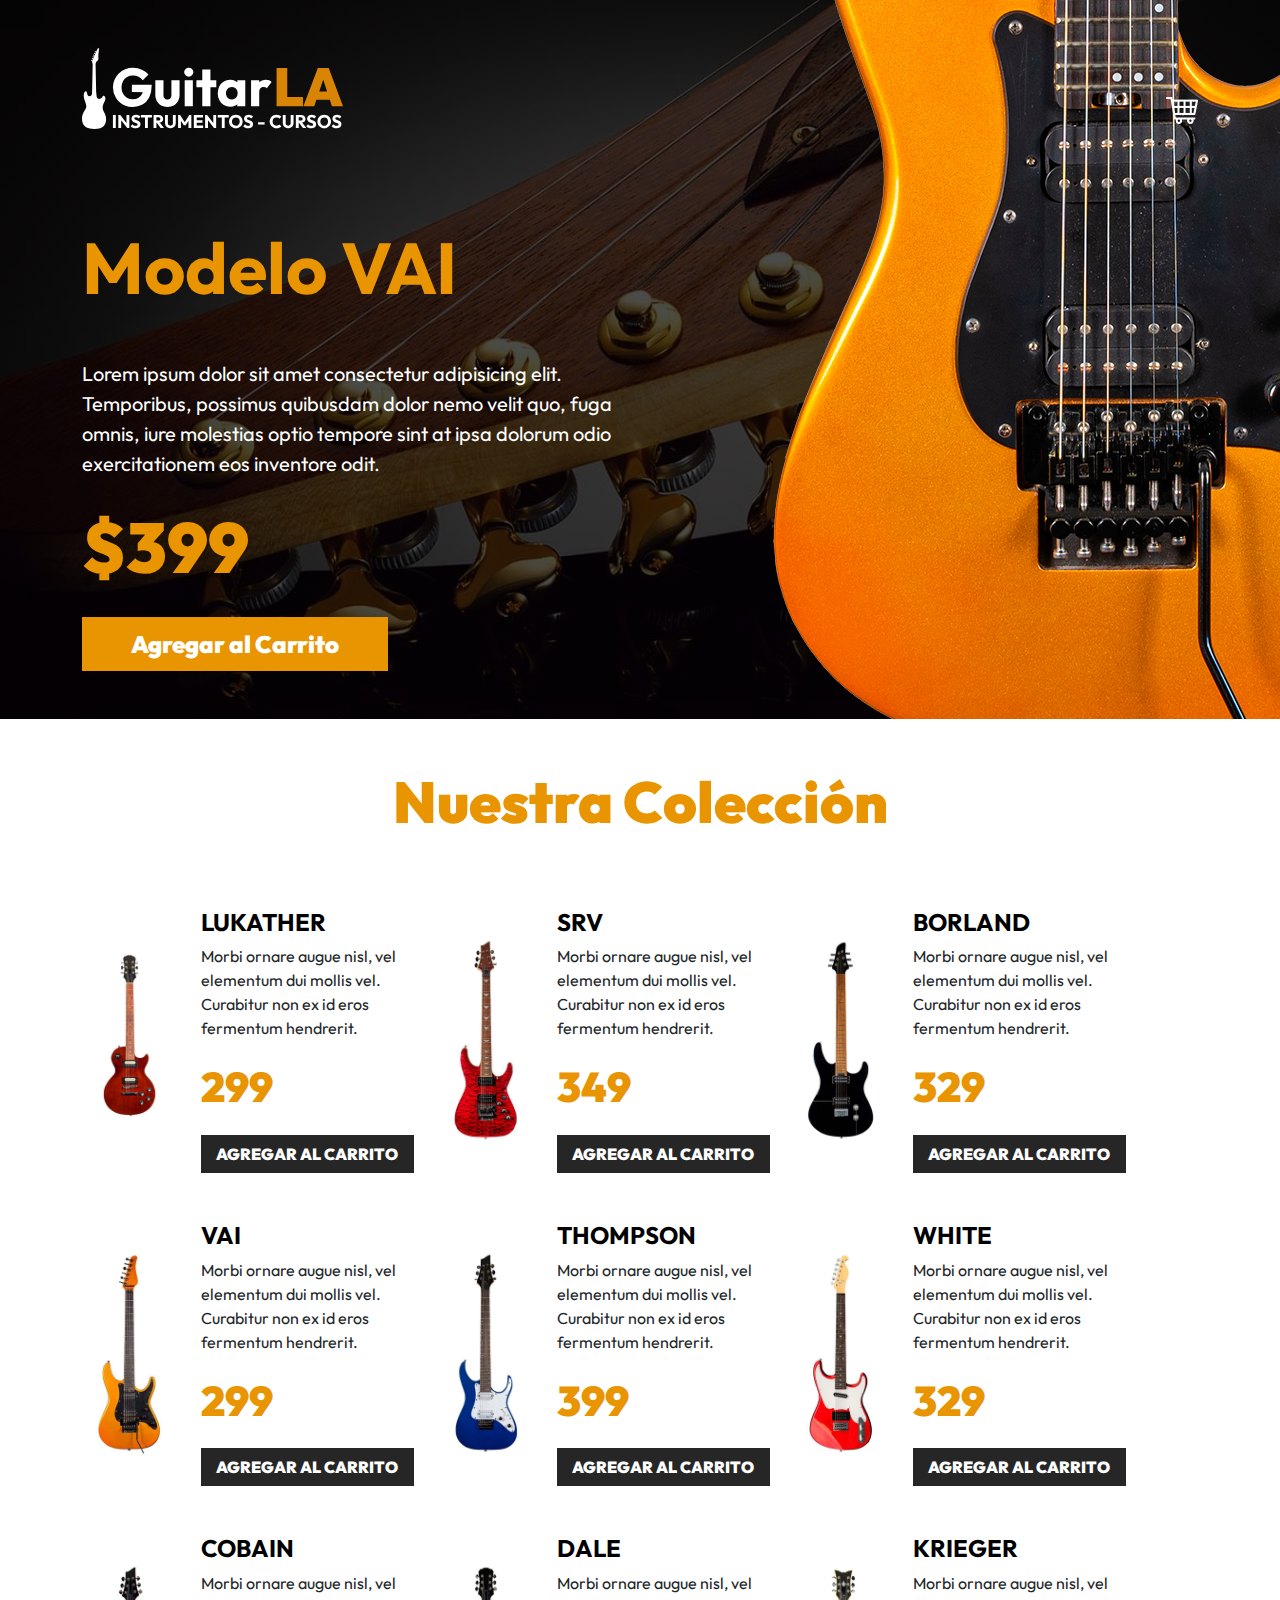
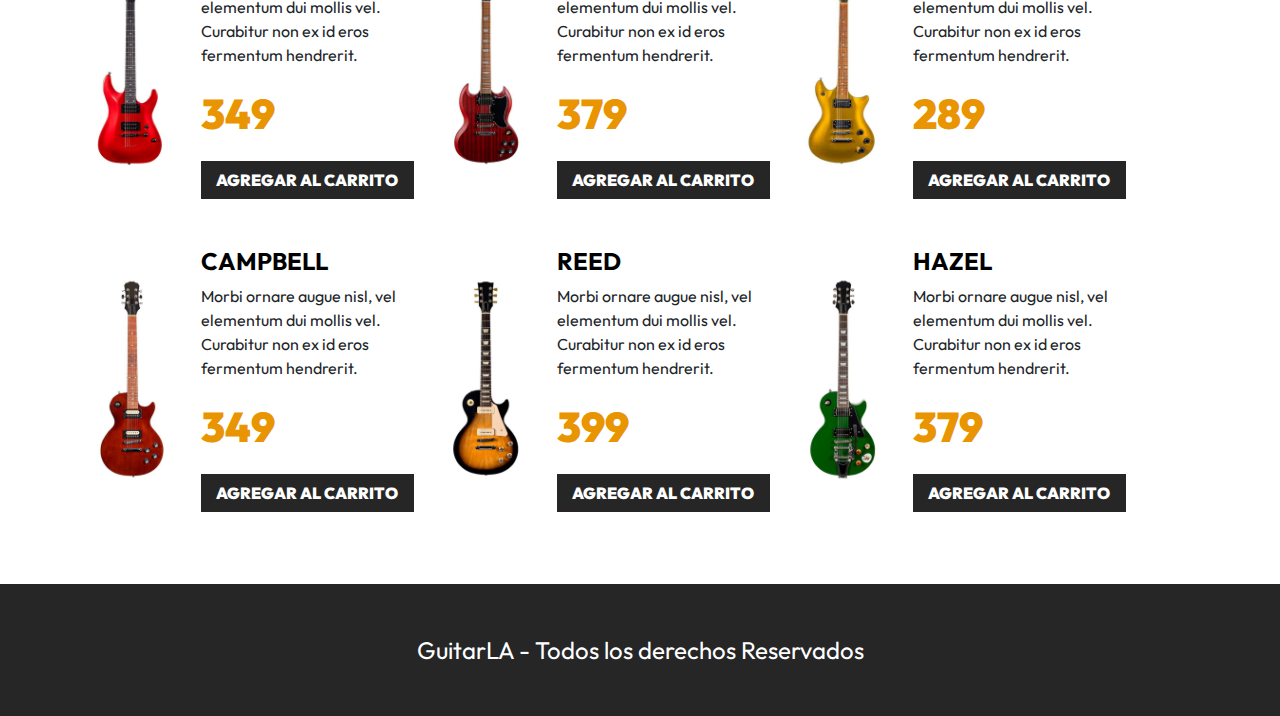
<file: GuitarApp/index.html>
<!DOCTYPE html>
<html lang="es">
<head>
    <meta charset="UTF-8">
    <meta http-equiv="X-UA-Compatible" content="IE=edge">
    <meta name="viewport" content="width=device-width, initial-scale=1.0">
    <title>GuitarLA</title>
    <link rel="preconnect" href="https://fonts.googleapis.com">
    <link rel="preconnect" href="https://fonts.gstatic.com" crossorigin>
    <link href="https://fonts.googleapis.com/css2?family=Outfit:wght@400;700;900&display=swap" rel="stylesheet"> 
    <link rel="stylesheet" href="./css/style.css">
    
</head>
<body>
    <header class="py-5 header">
        <div class="container-xl">
            <div class="row justify-content-center justify-content-md-between">
                <div class="col-8 col-md-3">
                    <a href="./index.html">
                        <img class="img-fluid" src="./img/logo.svg" alt="imagen logo">
                    </a>
                </div>
                <nav class="col-md-6 a mt-5 d-flex align-items-start justify-content-end">
                    <div 
                        class="carrito"
                    >
                        <img class="img-fluid" src="./img/carrito.png" alt="imagen carrito" />

                        <div id="carrito" class="bg-white p-3">
                            
                            
                        </div>
                    </div>
                </nav>
            </div><!--.row-->

            <div class="row mt-5">
                <div class="col-md-6 text-center text-md-start pt-5">
                    <h1 class="display-2 fw-bold">Modelo VAI</h1>
                    <p class="mt-5 fs-5 text-white">Lorem ipsum dolor sit amet consectetur adipisicing elit. Temporibus, possimus quibusdam dolor nemo velit quo, fuga omnis, iure molestias optio tempore sint at ipsa dolorum odio exercitationem eos inventore odit.</p>
                    <p class="text-primary fs-1 fw-black">$399</p>
                    <button 
                        type="button"
                        class="btn fs-4 bg-primary text-white py-2 px-5"
                    >Agregar al Carrito</button>
                </div>
            </div>
        </div>

        <img class="header-guitarra" src="./img/header_guitarra.png" alt="imagen header">
    </header>

    <main class="container-xl mt-5">
        <h2 class="text-center">Nuestra Colección</h2>

        <div class="row mt-5">
            
        </div>
    
    
    </main>

    <footer class="bg-dark mt-5 py-5">
        <div class="container-xl">
            <p class="text-white text-center fs-4 mt-4 m-md-0">GuitarLA - Todos los derechos Reservados</p>
        </div>
    </footer>
    <script src="./js/app.js"type="module"></script>
</body>
</html>
</file>
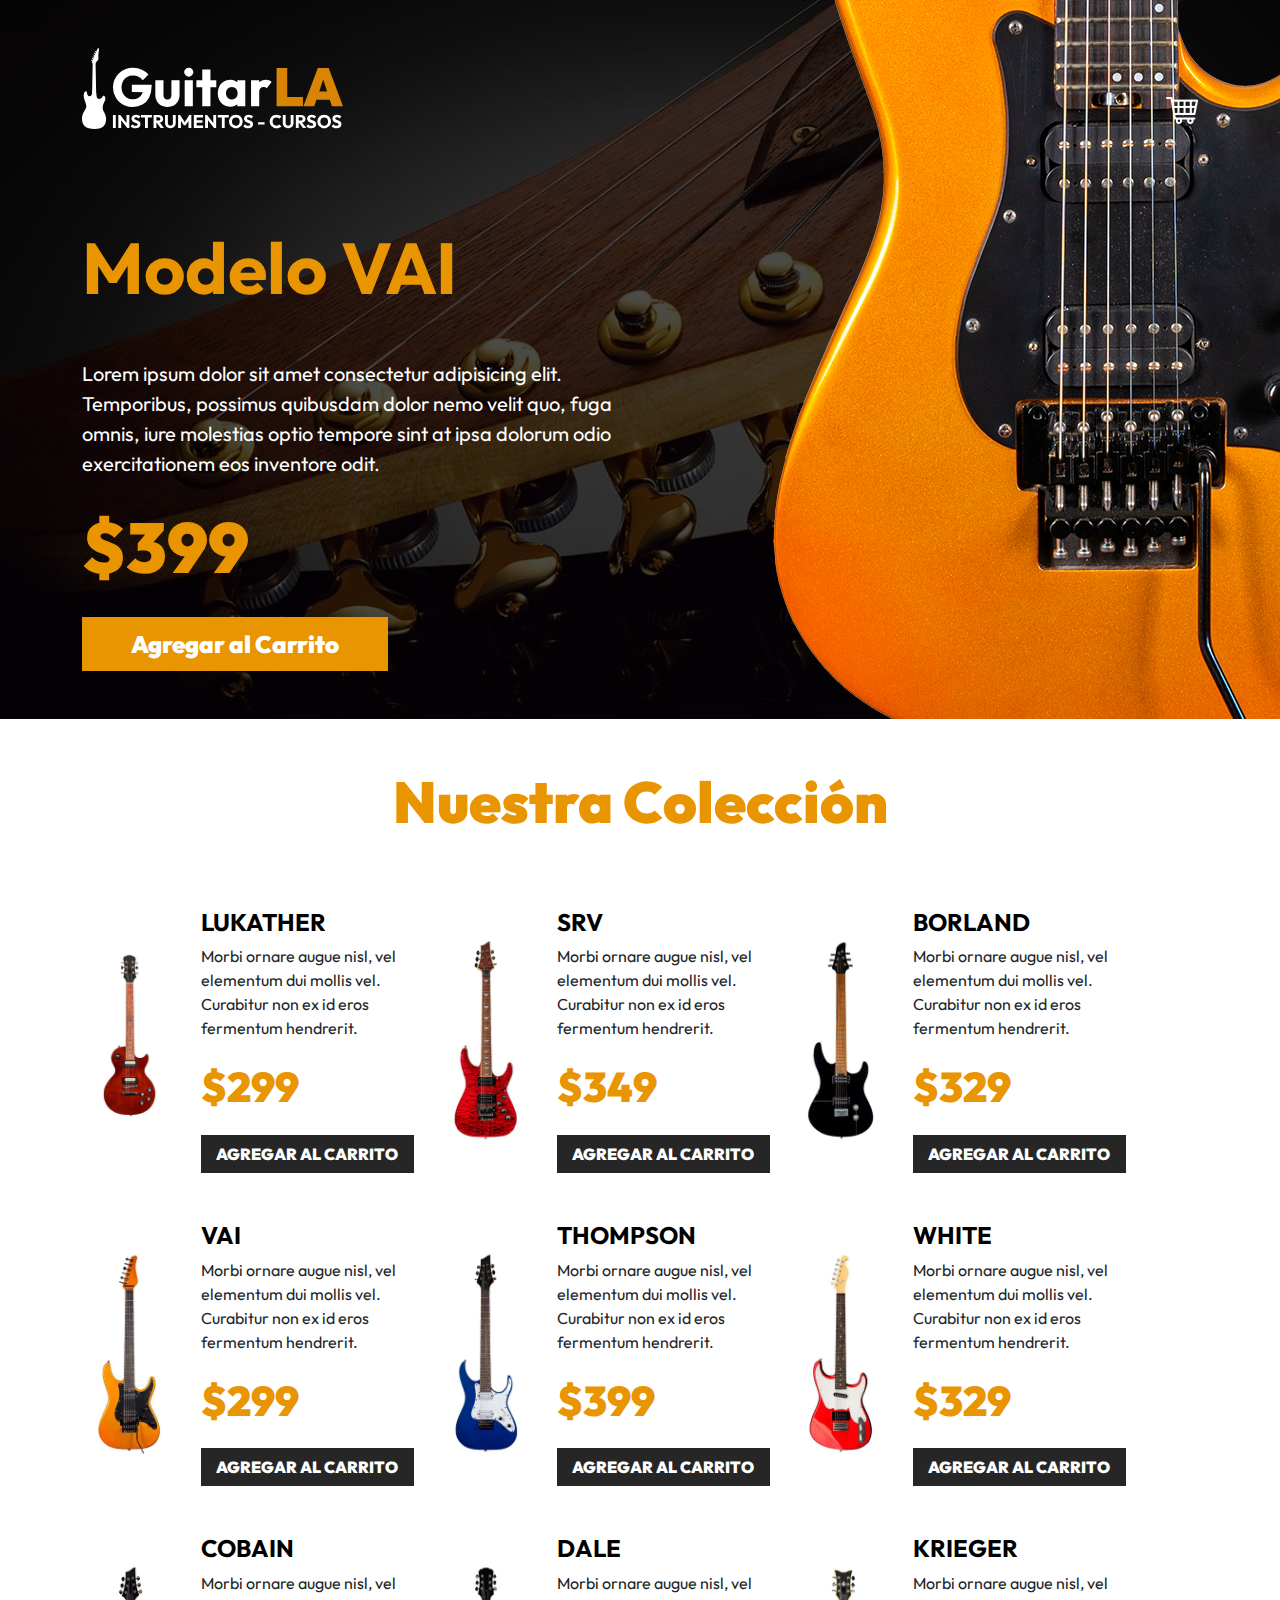
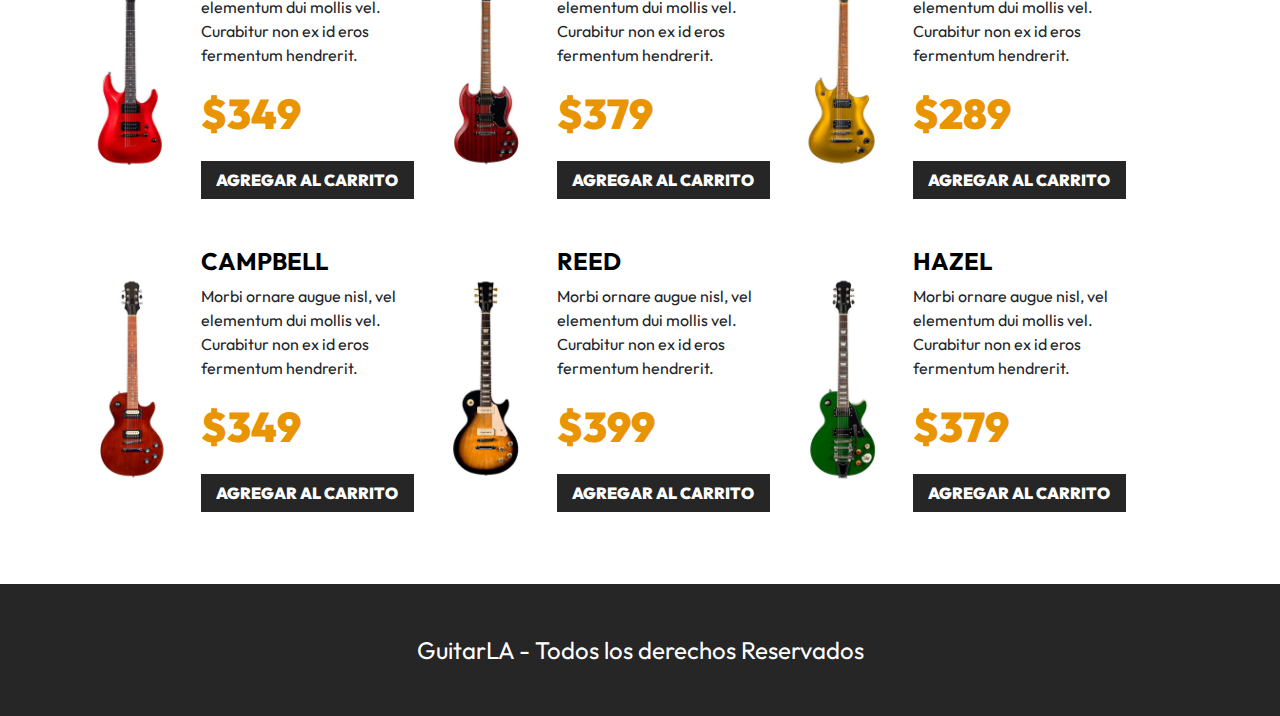
<file: GuitarsApp/index.html>
<!DOCTYPE html>
<html lang="es">
<head>
    <meta charset="UTF-8">
    <meta http-equiv="X-UA-Compatible" content="IE=edge">
    <meta name="viewport" content="width=device-width, initial-scale=1.0">
    <title>GuitarLA</title>
    <link rel="preconnect" href="https://fonts.googleapis.com">
    <link rel="preconnect" href="https://fonts.gstatic.com" crossorigin>
    <link href="https://fonts.googleapis.com/css2?family=Outfit:wght@400;700;900&display=swap" rel="stylesheet"> 
    <link rel="stylesheet" href="./css/style.css">
    
</head>
<body>
    <header class="py-5 header">
        <div class="container-xl">
            <div class="row justify-content-center justify-content-md-between">
                <div class="col-8 col-md-3">
                    <a href="./index.html">
                        <img class="img-fluid" src="./img/logo.svg" alt="imagen logo">
                    </a>
                </div>
                <nav class="col-md-6 a mt-5 d-flex align-items-start justify-content-end">
                    <div 
                        class="carrito"
                    >
                        <img class="img-fluid" src="./img/carrito.png" alt="imagen carrito" />

                        <div id="carrito" class="bg-white p-3">
                            
                            
                        </div>
                    </div>
                </nav>
            </div><!--.row-->

            <div class="row mt-5">
                <div class="col-md-6 text-center text-md-start pt-5">
                    <h1 class="display-2 fw-bold">Modelo VAI</h1>
                    <p class="mt-5 fs-5 text-white">Lorem ipsum dolor sit amet consectetur adipisicing elit. Temporibus, possimus quibusdam dolor nemo velit quo, fuga omnis, iure molestias optio tempore sint at ipsa dolorum odio exercitationem eos inventore odit.</p>
                    <p class="text-primary fs-1 fw-black">$399</p>
                    <button 
                        type="button"
                        class="btn fs-4 bg-primary text-white py-2 px-5"
                    >Agregar al Carrito</button>
                </div>
            </div>
        </div>

        <img class="header-guitarra" src="./img/header_guitarra.png" alt="imagen header">
    </header>

    <main class="container-xl mt-5">
        <h2 class="text-center">Nuestra Colección</h2>

        <div class="row mt-5">
            
        </div>
    
    
    </main>

    <footer class="bg-dark mt-5 py-5">
        <div class="container-xl">
            <p class="text-white text-center fs-4 mt-4 m-md-0">GuitarLA - Todos los derechos Reservados</p>
        </div>
    </footer>
    <script src="./js/app.js"type="module"></script>
</body>
</html>
</file>
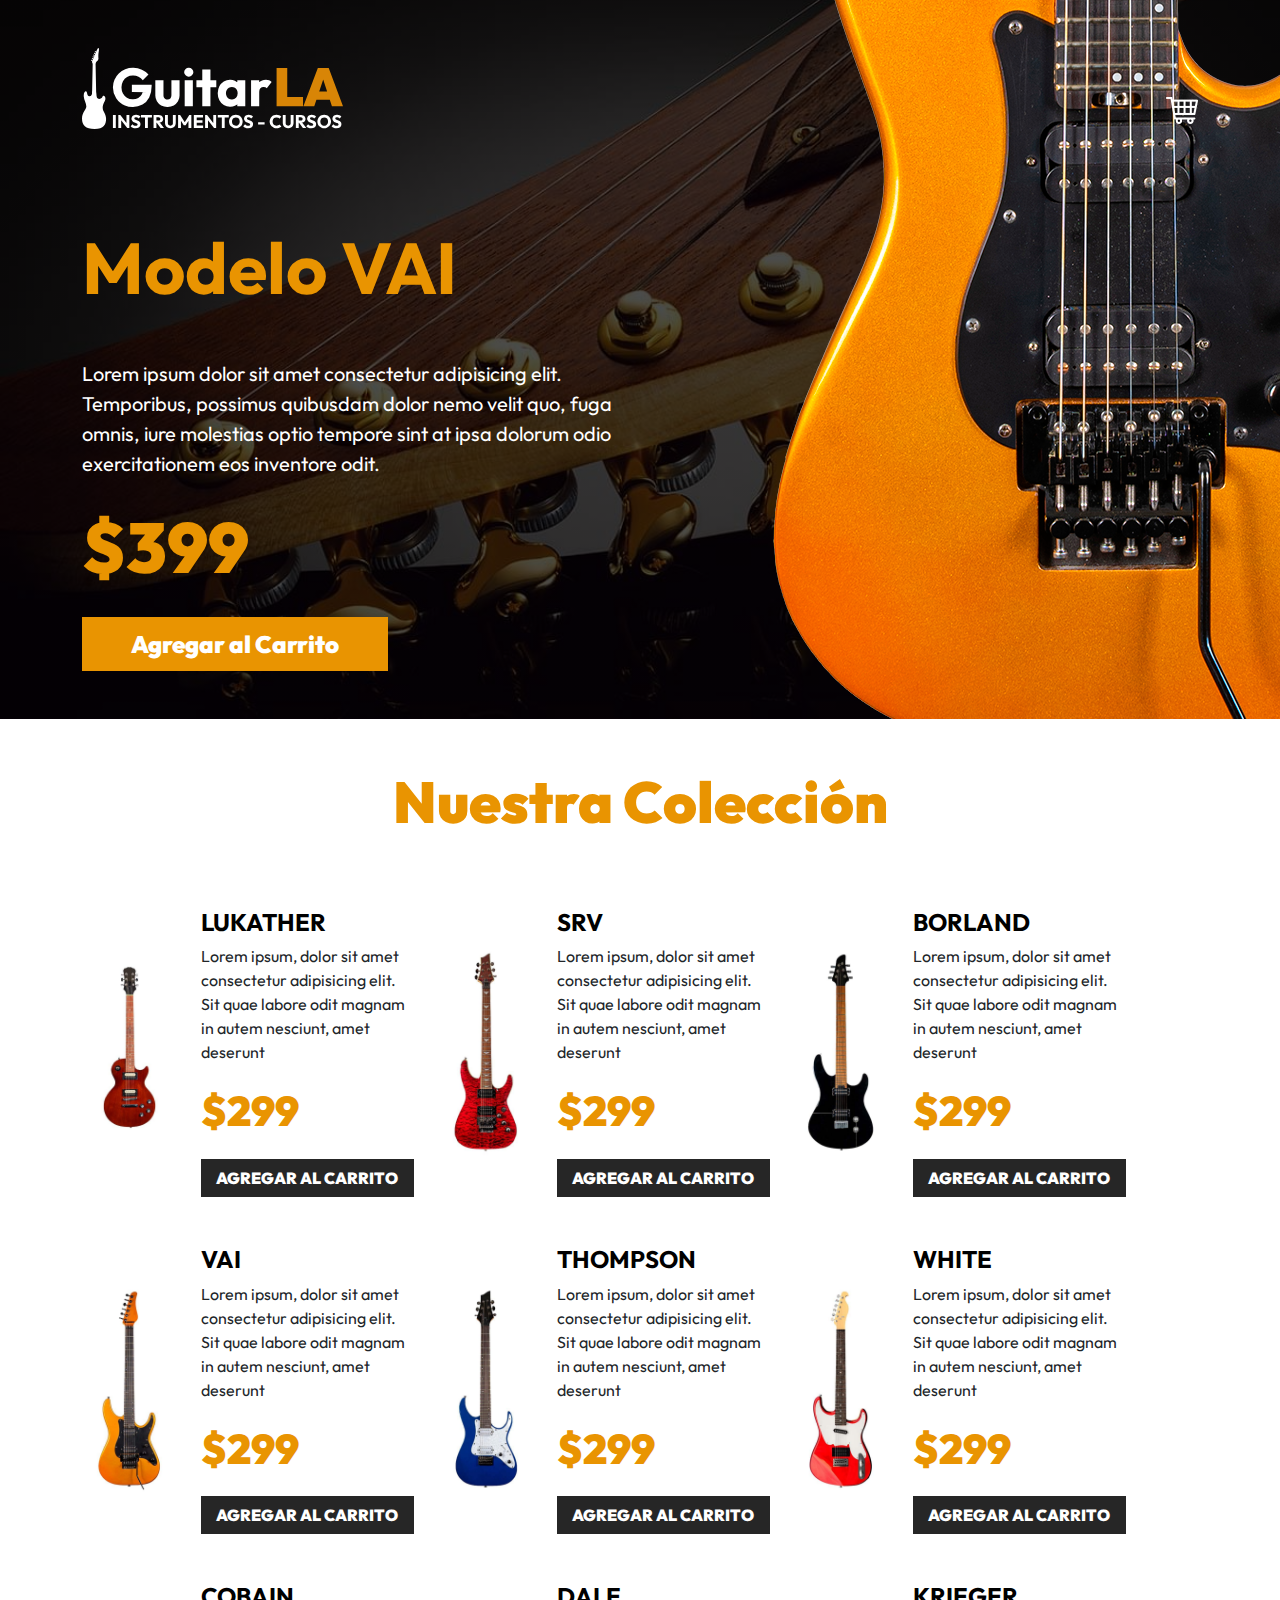
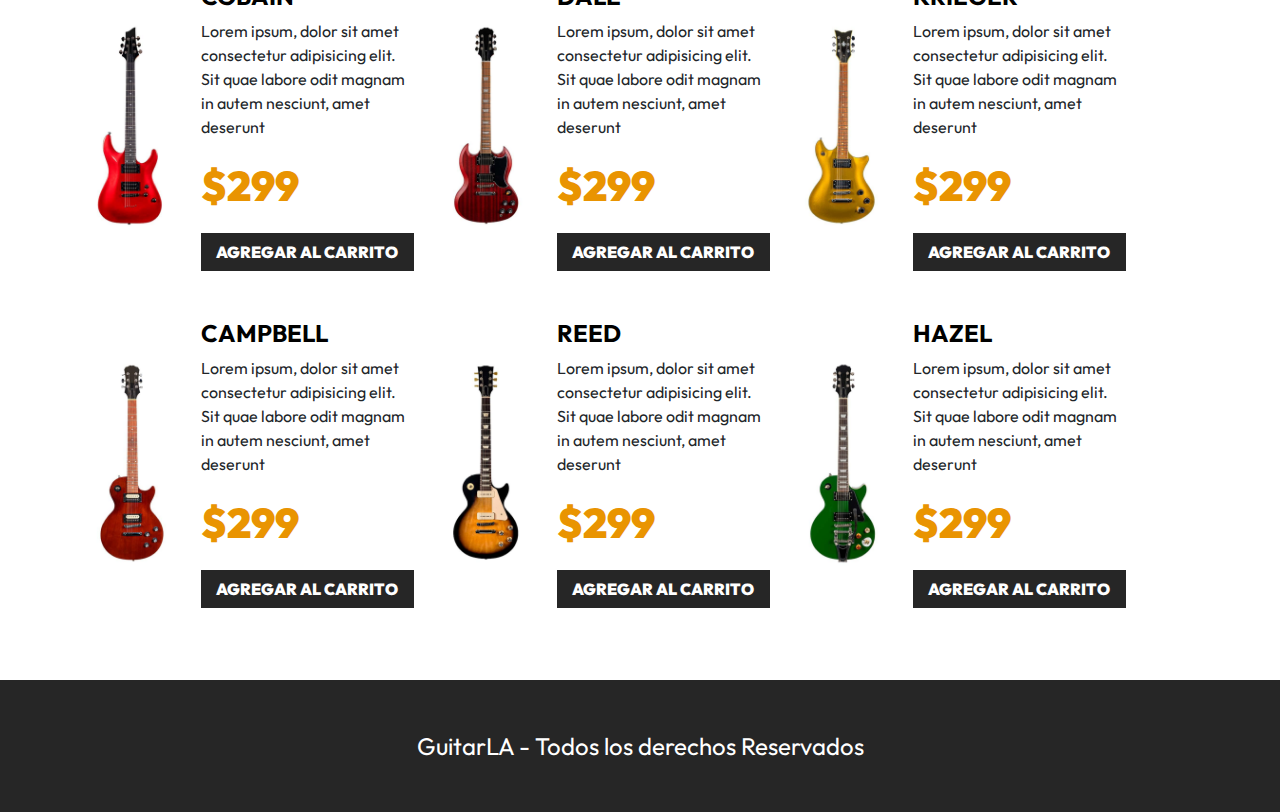
<file: GuitarApp/GuitarsApp/index.html>
<!DOCTYPE html>
<html lang="es">
<head>
    <meta charset="UTF-8">
    <meta http-equiv="X-UA-Compatible" content="IE=edge">
    <meta name="viewport" content="width=device-width, initial-scale=1.0">
    <title>GuitarLA</title>
    <link rel="preconnect" href="https://fonts.googleapis.com">
    <link rel="preconnect" href="https://fonts.gstatic.com" crossorigin>
    <link href="https://fonts.googleapis.com/css2?family=Outfit:wght@400;700;900&display=swap" rel="stylesheet"> 
    <link rel="stylesheet" href="./css/style.css">
</head>
<body>
    <header class="py-5 header">
        <div class="container-xl">
            <div class="row justify-content-center justify-content-md-between">
                <div class="col-8 col-md-3">
                    <a href="./index.html">
                        <img class="img-fluid" src="./img/logo.svg" alt="imagen logo">
                    </a>
                </div>
                <nav class="col-md-6 a mt-5 d-flex align-items-start justify-content-end">
                    <div 
                        class="carrito"
                    >
                        <img class="img-fluid" src="./img/carrito.png" alt="imagen carrito" />

                        <div id="carrito" class="bg-white p-3">
                            <p class="text-center">El carrito esta vacio</p>
                            <table class="w-100 table">
                                <thead>
                                    <tr>
                                        <th>Imagen</th>
                                        <th>Nombre</th>
                                        <th>Precio</th>
                                        <th>Cantidad</th>
                                        <th></th>
                                    </tr>
                                </thead>
                                <tbody>
                                    <tr>
                                        <td>
                                            <img class="img-fluid" src="./img/guitarra_02.jpg" alt="imagen guitarra">
                                        </td>
                                        <td>SRV</td>
                                        <td class="fw-bold">
                                                $299
                                        </td>
                                        <td class="flex align-items-start gap-4">
                                            <button
                                                type="button"
                                                class="btn btn-dark"
                                            >
                                                -
                                            </button>
                                                1
                                            <button
                                                type="button"
                                                class="btn btn-dark"
                                            >
                                                +
                                            </button>
                                        </td>
                                        <td>
                                            <button
                                                class="btn btn-danger"
                                                type="button"
                                            >
                                                X
                                            </button>
                                        </td>
                                    </tr>
                                </tbody>
                            </table>

                            <p class="text-end">Total pagar: <span class="fw-bold">$899</span></p>
                            <button class="btn btn-dark w-100 mt-3 p-2">Vaciar Carrito</button>
                        </div>
                    </div>
                </nav>
            </div><!--.row-->

            <div class="row mt-5">
                <div class="col-md-6 text-center text-md-start pt-5">
                    <h1 class="display-2 fw-bold">Modelo VAI</h1>
                    <p class="mt-5 fs-5 text-white">Lorem ipsum dolor sit amet consectetur adipisicing elit. Temporibus, possimus quibusdam dolor nemo velit quo, fuga omnis, iure molestias optio tempore sint at ipsa dolorum odio exercitationem eos inventore odit.</p>
                    <p class="text-primary fs-1 fw-black">$399</p>
                    <button 
                        type="button"
                        class="btn fs-4 bg-primary text-white py-2 px-5"
                    >Agregar al Carrito</button>
                </div>
            </div>
        </div>

        <img class="header-guitarra" src="./img/header_guitarra.png" alt="imagen header">
    </header>

    <main class="container-xl mt-5">
        <h2 class="text-center">Nuestra Colección</h2>

        <div class="row mt-5">
            <div class="col-md-6 col-lg-4 my-4 row align-items-center">
                <div class="col-4">
                    <img class="img-fluid" src="./img/guitarra_01.jpg" alt="imagen guitarra">
                </div>
                <div class="col-8">
                    <h3 class="text-black fs-4 fw-bold text-uppercase">Lukather</h3>
                    <p>Lorem ipsum, dolor sit amet consectetur adipisicing elit. Sit quae labore odit magnam in autem nesciunt, amet deserunt</p>
                    <p class="fw-black text-primary fs-3">$299</p>
                    <button 
                        type="button"
                        class="btn btn-dark w-100 "
                    >Agregar al Carrito</button>
                </div>
            </div><!-- FIN GUITARRA -->

            <div class="col-md-6 col-lg-4 my-4 row align-items-center">
                <div class="col-4">
                    <img class="img-fluid" src="./img/guitarra_02.jpg" alt="imagen guitarra">
                </div>
                <div class="col-8">
                    <h3 class="text-black fs-4 fw-bold text-uppercase">SRV</h3>
                    <p>Lorem ipsum, dolor sit amet consectetur adipisicing elit. Sit quae labore odit magnam in autem nesciunt, amet deserunt</p>
                    <p class="fw-black text-primary fs-3">$299</p>
                    <button 
                        type="button"
                        class="btn btn-dark w-100 "
                    >Agregar al Carrito</button>
                </div>
            </div><!-- FIN GUITARRA -->

            <div class="col-md-6 col-lg-4 my-4 row align-items-center">
                <div class="col-4">
                    <img class="img-fluid" src="./img/guitarra_03.jpg" alt="imagen guitarra">
                </div>
                <div class="col-8">
                    <h3 class="text-black fs-4 fw-bold text-uppercase">Borland</h3>
                    <p>Lorem ipsum, dolor sit amet consectetur adipisicing elit. Sit quae labore odit magnam in autem nesciunt, amet deserunt</p>
                    <p class="fw-black text-primary fs-3">$299</p>
                    <button 
                        type="button"
                        class="btn btn-dark w-100 "
                    >Agregar al Carrito</button>
                </div>
            </div><!-- FIN GUITARRA -->

            <div class="col-md-6 col-lg-4 my-4 row align-items-center">
                <div class="col-4">
                    <img class="img-fluid" src="./img/guitarra_04.jpg" alt="imagen guitarra">
                </div>
                <div class="col-8">
                    <h3 class="text-black fs-4 fw-bold text-uppercase">Vai</h3>
                    <p>Lorem ipsum, dolor sit amet consectetur adipisicing elit. Sit quae labore odit magnam in autem nesciunt, amet deserunt</p>
                    <p class="fw-black text-primary fs-3">$299</p>
                                        <button 
                        type="button"
                        class="btn btn-dark w-100 "
                    >Agregar al Carrito</button>
                </div>
            </div><!-- FIN GUITARRA -->

            <div class="col-md-6 col-lg-4 my-4 row align-items-center">
                <div class="col-4">
                    <img class="img-fluid" src="./img/guitarra_05.jpg" alt="imagen guitarra">
                </div>
                <div class="col-8">
                    <h3 class="text-black fs-4 fw-bold text-uppercase">Thompson</h3>
                    <p>Lorem ipsum, dolor sit amet consectetur adipisicing elit. Sit quae labore odit magnam in autem nesciunt, amet deserunt</p>
                    <p class="fw-black text-primary fs-3">$299</p>
                                        <button 
                        type="button"
                        class="btn btn-dark w-100 "
                    >Agregar al Carrito</button>
                </div>
            </div><!-- FIN GUITARRA -->

            <div class="col-md-6 col-lg-4 my-4 row align-items-center">
                <div class="col-4">
                    <img class="img-fluid" src="./img/guitarra_06.jpg" alt="imagen guitarra">
                </div>
                <div class="col-8">
                    <h3 class="text-black fs-4 fw-bold text-uppercase">White</h3>
                    <p>Lorem ipsum, dolor sit amet consectetur adipisicing elit. Sit quae labore odit magnam in autem nesciunt, amet deserunt</p>
                    <p class="fw-black text-primary fs-3">$299</p>
                                        <button 
                        type="button"
                        class="btn btn-dark w-100 "
                    >Agregar al Carrito</button>
                </div>
            </div><!-- FIN GUITARRA -->

            <div class="col-md-6 col-lg-4 my-4 row align-items-center">
                <div class="col-4">
                    <img class="img-fluid" src="./img/guitarra_07.jpg" alt="imagen guitarra">
                </div>
                <div class="col-8">
                    <h3 class="text-black fs-4 fw-bold text-uppercase">Cobain</h3>
                    <p>Lorem ipsum, dolor sit amet consectetur adipisicing elit. Sit quae labore odit magnam in autem nesciunt, amet deserunt</p>
                    <p class="fw-black text-primary fs-3">$299</p>
                                        <button 
                        type="button"
                        class="btn btn-dark w-100 "
                    >Agregar al Carrito</button>
                </div>
            </div><!-- FIN GUITARRA -->
            <div class="col-md-6 col-lg-4 my-4 row align-items-center">
                <div class="col-4">
                    <img class="img-fluid" src="./img/guitarra_08.jpg" alt="imagen guitarra">
                </div>
                <div class="col-8">
                    <h3 class="text-black fs-4 fw-bold text-uppercase">Dale</h3>
                    <p>Lorem ipsum, dolor sit amet consectetur adipisicing elit. Sit quae labore odit magnam in autem nesciunt, amet deserunt</p>
                    <p class="fw-black text-primary fs-3">$299</p>
                                        <button 
                        type="button"
                        class="btn btn-dark w-100 "
                    >Agregar al Carrito</button>
                </div>
            </div><!-- FIN GUITARRA -->
            <div class="col-md-6 col-lg-4 my-4 row align-items-center">
                <div class="col-4">
                    <img class="img-fluid" src="./img/guitarra_09.jpg" alt="imagen guitarra">
                </div>
                <div class="col-8">
                    <h3 class="text-black fs-4 fw-bold text-uppercase">Krieger</h3>
                    <p>Lorem ipsum, dolor sit amet consectetur adipisicing elit. Sit quae labore odit magnam in autem nesciunt, amet deserunt</p>
                    <p class="fw-black text-primary fs-3">$299</p>
                                        <button 
                        type="button"
                        class="btn btn-dark w-100 "
                    >Agregar al Carrito</button>
                </div>
            </div><!-- FIN GUITARRA -->
            <div class="col-md-6 col-lg-4 my-4 row align-items-center">
                <div class="col-4">
                    <img class="img-fluid" src="./img/guitarra_10.jpg" alt="imagen guitarra">
                </div>
                <div class="col-8">
                    <h3 class="text-black fs-4 fw-bold text-uppercase">Campbell</h3>
                    <p>Lorem ipsum, dolor sit amet consectetur adipisicing elit. Sit quae labore odit magnam in autem nesciunt, amet deserunt</p>
                    <p class="fw-black text-primary fs-3">$299</p>
                                        <button 
                        type="button"
                        class="btn btn-dark w-100 "
                    >Agregar al Carrito</button>
                </div>
            </div><!-- FIN GUITARRA -->
            <div class="col-md-6 col-lg-4 my-4 row align-items-center">
                <div class="col-4">
                    <img class="img-fluid" src="./img/guitarra_11.jpg" alt="imagen guitarra">
                </div>
                <div class="col-8">
                    <h3 class="text-black fs-4 fw-bold text-uppercase">Reed</h3>
                    <p>Lorem ipsum, dolor sit amet consectetur adipisicing elit. Sit quae labore odit magnam in autem nesciunt, amet deserunt</p>
                    <p class="fw-black text-primary fs-3">$299</p>
                    <button 
                        type="button"
                        class="btn btn-dark w-100 "
                    >Agregar al Carrito</button>
                </div>
            </div><!-- FIN GUITARRA -->
            <div class="col-md-6 col-lg-4 my-4 row align-items-center">
                <div class="col-4">
                    <img class="img-fluid" src="./img/guitarra_12.jpg" alt="imagen guitarra">
                </div>
                <div class="col-8">
                    <h3 class="text-black fs-4 fw-bold text-uppercase">Hazel</h3>
                    <p>Lorem ipsum, dolor sit amet consectetur adipisicing elit. Sit quae labore odit magnam in autem nesciunt, amet deserunt</p>
                    <p class="fw-black text-primary fs-3">$299</p>
                    <button 
                        type="button"
                        class="btn btn-dark w-100 "
                    >Agregar al Carrito</button>
                </div>
            </div><!-- FIN GUITARRA -->
        </div>
    </main>


    <footer class="bg-dark mt-5 py-5">
        <div class="container-xl">
            <p class="text-white text-center fs-4 mt-4 m-md-0">GuitarLA - Todos los derechos Reservados</p>
        </div>
    </footer>
</body>
</html>
</file>
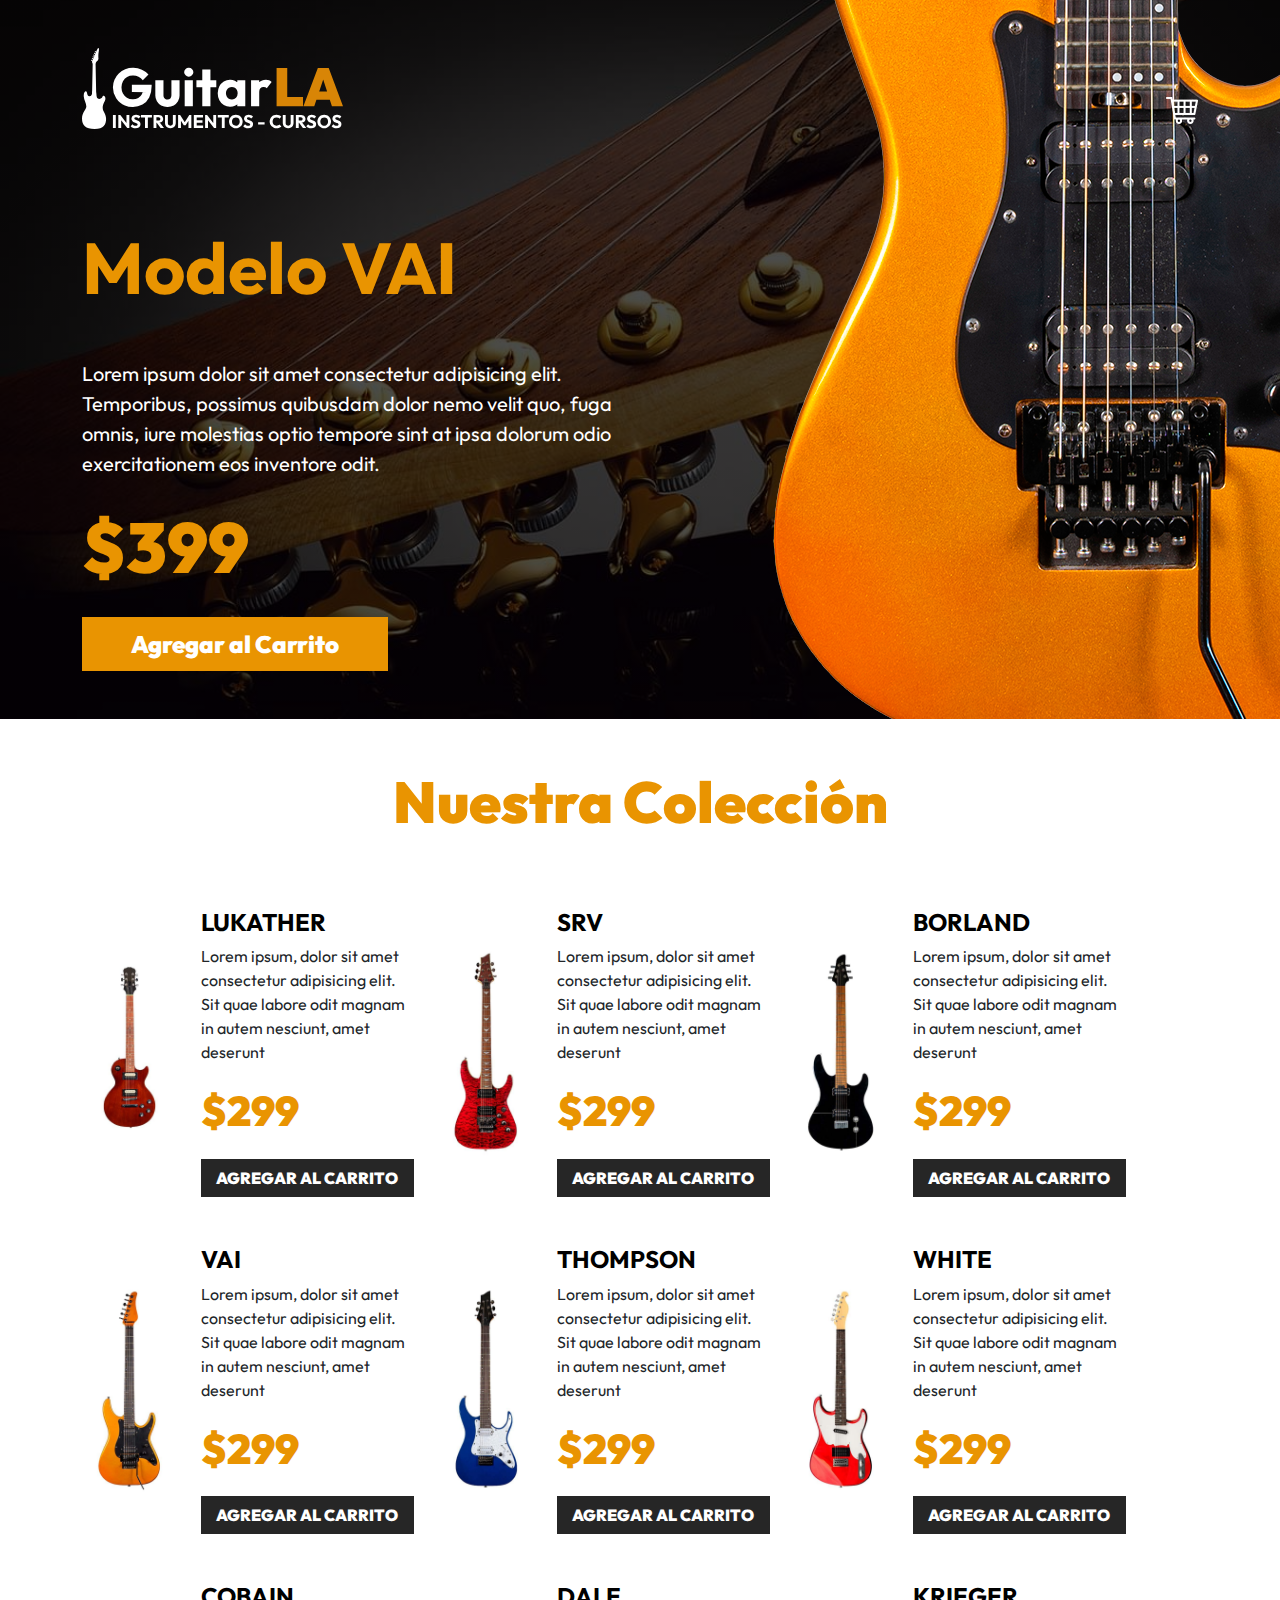
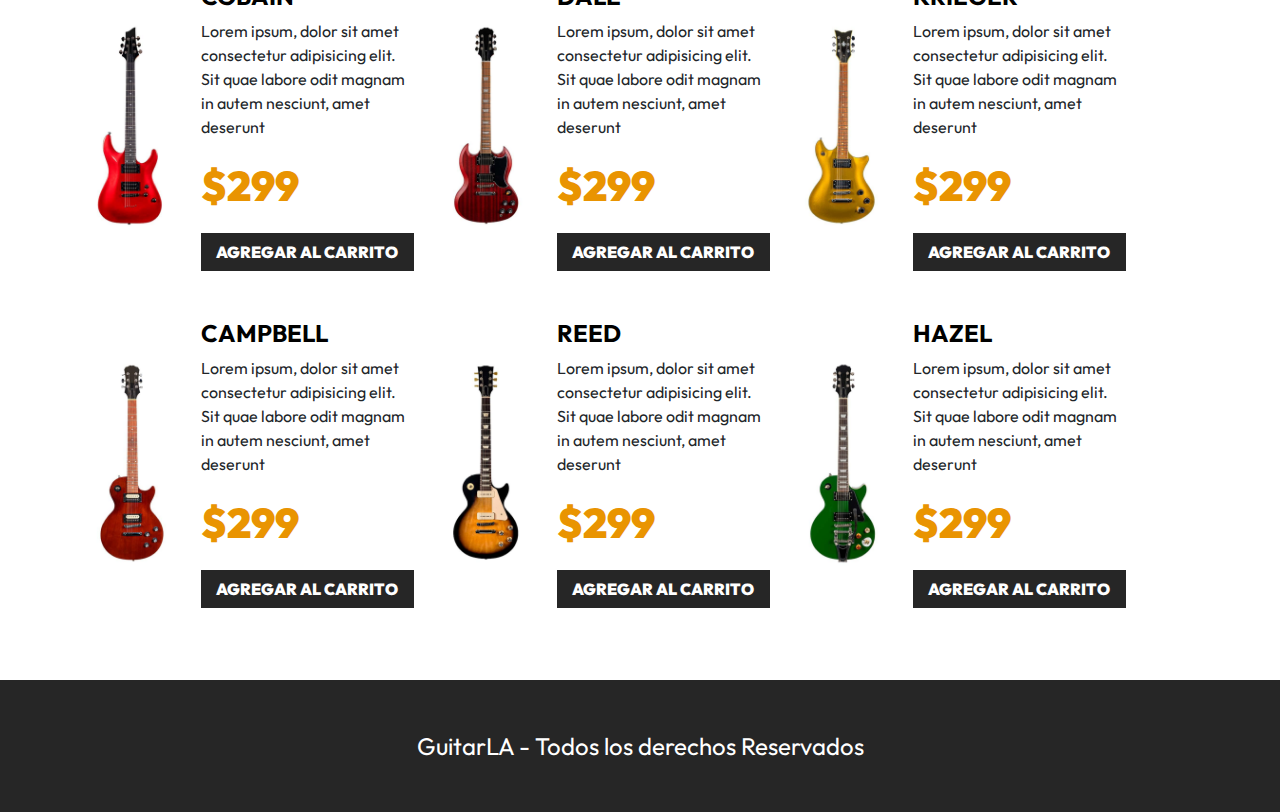
<file: GuitarsApp/GuitarsApp/index.html>
<!DOCTYPE html>
<html lang="es">
<head>
    <meta charset="UTF-8">
    <meta http-equiv="X-UA-Compatible" content="IE=edge">
    <meta name="viewport" content="width=device-width, initial-scale=1.0">
    <title>GuitarLA</title>
    <link rel="preconnect" href="https://fonts.googleapis.com">
    <link rel="preconnect" href="https://fonts.gstatic.com" crossorigin>
    <link href="https://fonts.googleapis.com/css2?family=Outfit:wght@400;700;900&display=swap" rel="stylesheet"> 
    <link rel="stylesheet" href="./css/style.css">
</head>
<body>
    <header class="py-5 header">
        <div class="container-xl">
            <div class="row justify-content-center justify-content-md-between">
                <div class="col-8 col-md-3">
                    <a href="./index.html">
                        <img class="img-fluid" src="./img/logo.svg" alt="imagen logo">
                    </a>
                </div>
                <nav class="col-md-6 a mt-5 d-flex align-items-start justify-content-end">
                    <div 
                        class="carrito"
                    >
                        <img class="img-fluid" src="./img/carrito.png" alt="imagen carrito" />

                        <div id="carrito" class="bg-white p-3">
                            <p class="text-center">El carrito esta vacio</p>
                            <table class="w-100 table">
                                <thead>
                                    <tr>
                                        <th>Imagen</th>
                                        <th>Nombre</th>
                                        <th>Precio</th>
                                        <th>Cantidad</th>
                                        <th></th>
                                    </tr>
                                </thead>
                                <tbody>
                                    <tr>
                                        <td>
                                            <img class="img-fluid" src="./img/guitarra_02.jpg" alt="imagen guitarra">
                                        </td>
                                        <td>SRV</td>
                                        <td class="fw-bold">
                                                $299
                                        </td>
                                        <td class="flex align-items-start gap-4">
                                            <button
                                                type="button"
                                                class="btn btn-dark"
                                            >
                                                -
                                            </button>
                                                1
                                            <button
                                                type="button"
                                                class="btn btn-dark"
                                            >
                                                +
                                            </button>
                                        </td>
                                        <td>
                                            <button
                                                class="btn btn-danger"
                                                type="button"
                                            >
                                                X
                                            </button>
                                        </td>
                                    </tr>
                                </tbody>
                            </table>

                            <p class="text-end">Total pagar: <span class="fw-bold">$899</span></p>
                            <button class="btn btn-dark w-100 mt-3 p-2">Vaciar Carrito</button>
                        </div>
                    </div>
                </nav>
            </div><!--.row-->

            <div class="row mt-5">
                <div class="col-md-6 text-center text-md-start pt-5">
                    <h1 class="display-2 fw-bold">Modelo VAI</h1>
                    <p class="mt-5 fs-5 text-white">Lorem ipsum dolor sit amet consectetur adipisicing elit. Temporibus, possimus quibusdam dolor nemo velit quo, fuga omnis, iure molestias optio tempore sint at ipsa dolorum odio exercitationem eos inventore odit.</p>
                    <p class="text-primary fs-1 fw-black">$399</p>
                    <button 
                        type="button"
                        class="btn fs-4 bg-primary text-white py-2 px-5"
                    >Agregar al Carrito</button>
                </div>
            </div>
        </div>

        <img class="header-guitarra" src="./img/header_guitarra.png" alt="imagen header">
    </header>

    <main class="container-xl mt-5">
        <h2 class="text-center">Nuestra Colección</h2>

        <div class="row mt-5">
            <div class="col-md-6 col-lg-4 my-4 row align-items-center">
                <div class="col-4">
                    <img class="img-fluid" src="./img/guitarra_01.jpg" alt="imagen guitarra">
                </div>
                <div class="col-8">
                    <h3 class="text-black fs-4 fw-bold text-uppercase">Lukather</h3>
                    <p>Lorem ipsum, dolor sit amet consectetur adipisicing elit. Sit quae labore odit magnam in autem nesciunt, amet deserunt</p>
                    <p class="fw-black text-primary fs-3">$299</p>
                    <button 
                        type="button"
                        class="btn btn-dark w-100 "
                    >Agregar al Carrito</button>
                </div>
            </div><!-- FIN GUITARRA -->

            <div class="col-md-6 col-lg-4 my-4 row align-items-center">
                <div class="col-4">
                    <img class="img-fluid" src="./img/guitarra_02.jpg" alt="imagen guitarra">
                </div>
                <div class="col-8">
                    <h3 class="text-black fs-4 fw-bold text-uppercase">SRV</h3>
                    <p>Lorem ipsum, dolor sit amet consectetur adipisicing elit. Sit quae labore odit magnam in autem nesciunt, amet deserunt</p>
                    <p class="fw-black text-primary fs-3">$299</p>
                    <button 
                        type="button"
                        class="btn btn-dark w-100 "
                    >Agregar al Carrito</button>
                </div>
            </div><!-- FIN GUITARRA -->

            <div class="col-md-6 col-lg-4 my-4 row align-items-center">
                <div class="col-4">
                    <img class="img-fluid" src="./img/guitarra_03.jpg" alt="imagen guitarra">
                </div>
                <div class="col-8">
                    <h3 class="text-black fs-4 fw-bold text-uppercase">Borland</h3>
                    <p>Lorem ipsum, dolor sit amet consectetur adipisicing elit. Sit quae labore odit magnam in autem nesciunt, amet deserunt</p>
                    <p class="fw-black text-primary fs-3">$299</p>
                    <button 
                        type="button"
                        class="btn btn-dark w-100 "
                    >Agregar al Carrito</button>
                </div>
            </div><!-- FIN GUITARRA -->

            <div class="col-md-6 col-lg-4 my-4 row align-items-center">
                <div class="col-4">
                    <img class="img-fluid" src="./img/guitarra_04.jpg" alt="imagen guitarra">
                </div>
                <div class="col-8">
                    <h3 class="text-black fs-4 fw-bold text-uppercase">Vai</h3>
                    <p>Lorem ipsum, dolor sit amet consectetur adipisicing elit. Sit quae labore odit magnam in autem nesciunt, amet deserunt</p>
                    <p class="fw-black text-primary fs-3">$299</p>
                                        <button 
                        type="button"
                        class="btn btn-dark w-100 "
                    >Agregar al Carrito</button>
                </div>
            </div><!-- FIN GUITARRA -->

            <div class="col-md-6 col-lg-4 my-4 row align-items-center">
                <div class="col-4">
                    <img class="img-fluid" src="./img/guitarra_05.jpg" alt="imagen guitarra">
                </div>
                <div class="col-8">
                    <h3 class="text-black fs-4 fw-bold text-uppercase">Thompson</h3>
                    <p>Lorem ipsum, dolor sit amet consectetur adipisicing elit. Sit quae labore odit magnam in autem nesciunt, amet deserunt</p>
                    <p class="fw-black text-primary fs-3">$299</p>
                                        <button 
                        type="button"
                        class="btn btn-dark w-100 "
                    >Agregar al Carrito</button>
                </div>
            </div><!-- FIN GUITARRA -->

            <div class="col-md-6 col-lg-4 my-4 row align-items-center">
                <div class="col-4">
                    <img class="img-fluid" src="./img/guitarra_06.jpg" alt="imagen guitarra">
                </div>
                <div class="col-8">
                    <h3 class="text-black fs-4 fw-bold text-uppercase">White</h3>
                    <p>Lorem ipsum, dolor sit amet consectetur adipisicing elit. Sit quae labore odit magnam in autem nesciunt, amet deserunt</p>
                    <p class="fw-black text-primary fs-3">$299</p>
                                        <button 
                        type="button"
                        class="btn btn-dark w-100 "
                    >Agregar al Carrito</button>
                </div>
            </div><!-- FIN GUITARRA -->

            <div class="col-md-6 col-lg-4 my-4 row align-items-center">
                <div class="col-4">
                    <img class="img-fluid" src="./img/guitarra_07.jpg" alt="imagen guitarra">
                </div>
                <div class="col-8">
                    <h3 class="text-black fs-4 fw-bold text-uppercase">Cobain</h3>
                    <p>Lorem ipsum, dolor sit amet consectetur adipisicing elit. Sit quae labore odit magnam in autem nesciunt, amet deserunt</p>
                    <p class="fw-black text-primary fs-3">$299</p>
                                        <button 
                        type="button"
                        class="btn btn-dark w-100 "
                    >Agregar al Carrito</button>
                </div>
            </div><!-- FIN GUITARRA -->
            <div class="col-md-6 col-lg-4 my-4 row align-items-center">
                <div class="col-4">
                    <img class="img-fluid" src="./img/guitarra_08.jpg" alt="imagen guitarra">
                </div>
                <div class="col-8">
                    <h3 class="text-black fs-4 fw-bold text-uppercase">Dale</h3>
                    <p>Lorem ipsum, dolor sit amet consectetur adipisicing elit. Sit quae labore odit magnam in autem nesciunt, amet deserunt</p>
                    <p class="fw-black text-primary fs-3">$299</p>
                                        <button 
                        type="button"
                        class="btn btn-dark w-100 "
                    >Agregar al Carrito</button>
                </div>
            </div><!-- FIN GUITARRA -->
            <div class="col-md-6 col-lg-4 my-4 row align-items-center">
                <div class="col-4">
                    <img class="img-fluid" src="./img/guitarra_09.jpg" alt="imagen guitarra">
                </div>
                <div class="col-8">
                    <h3 class="text-black fs-4 fw-bold text-uppercase">Krieger</h3>
                    <p>Lorem ipsum, dolor sit amet consectetur adipisicing elit. Sit quae labore odit magnam in autem nesciunt, amet deserunt</p>
                    <p class="fw-black text-primary fs-3">$299</p>
                                        <button 
                        type="button"
                        class="btn btn-dark w-100 "
                    >Agregar al Carrito</button>
                </div>
            </div><!-- FIN GUITARRA -->
            <div class="col-md-6 col-lg-4 my-4 row align-items-center">
                <div class="col-4">
                    <img class="img-fluid" src="./img/guitarra_10.jpg" alt="imagen guitarra">
                </div>
                <div class="col-8">
                    <h3 class="text-black fs-4 fw-bold text-uppercase">Campbell</h3>
                    <p>Lorem ipsum, dolor sit amet consectetur adipisicing elit. Sit quae labore odit magnam in autem nesciunt, amet deserunt</p>
                    <p class="fw-black text-primary fs-3">$299</p>
                                        <button 
                        type="button"
                        class="btn btn-dark w-100 "
                    >Agregar al Carrito</button>
                </div>
            </div><!-- FIN GUITARRA -->
            <div class="col-md-6 col-lg-4 my-4 row align-items-center">
                <div class="col-4">
                    <img class="img-fluid" src="./img/guitarra_11.jpg" alt="imagen guitarra">
                </div>
                <div class="col-8">
                    <h3 class="text-black fs-4 fw-bold text-uppercase">Reed</h3>
                    <p>Lorem ipsum, dolor sit amet consectetur adipisicing elit. Sit quae labore odit magnam in autem nesciunt, amet deserunt</p>
                    <p class="fw-black text-primary fs-3">$299</p>
                    <button 
                        type="button"
                        class="btn btn-dark w-100 "
                    >Agregar al Carrito</button>
                </div>
            </div><!-- FIN GUITARRA -->
            <div class="col-md-6 col-lg-4 my-4 row align-items-center">
                <div class="col-4">
                    <img class="img-fluid" src="./img/guitarra_12.jpg" alt="imagen guitarra">
                </div>
                <div class="col-8">
                    <h3 class="text-black fs-4 fw-bold text-uppercase">Hazel</h3>
                    <p>Lorem ipsum, dolor sit amet consectetur adipisicing elit. Sit quae labore odit magnam in autem nesciunt, amet deserunt</p>
                    <p class="fw-black text-primary fs-3">$299</p>
                    <button 
                        type="button"
                        class="btn btn-dark w-100 "
                    >Agregar al Carrito</button>
                </div>
            </div><!-- FIN GUITARRA -->
        </div>
    </main>


    <footer class="bg-dark mt-5 py-5">
        <div class="container-xl">
            <p class="text-white text-center fs-4 mt-4 m-md-0">GuitarLA - Todos los derechos Reservados</p>
        </div>
    </footer>
</body>
</html>
</file>
<file: GuitarApp/css/style.css>
@charset "UTF-8";
.fw-black {
  font-weight: 900;
}

.btn-dark {
  text-transform: uppercase;
}

.carrito {
  background-color: transparent;
  border: none;
  max-width: 2rem;
  position: relative;
  z-index: 100;
}

.carrito #carrito {
  display: none;
  position: absolute;
}

.carrito:hover #carrito {
  display: block;
  background-color: white;
  padding: 10px;
  height: fit-content;
  min-width: 350px;
  width: fit-content;
  top: 100%;
  right: 0;
  left: unset;
  margin-left: unset;
  margin-right: unset;
}

#carrito img {
  width: 30px;
}

#carrito .btn-danger {
  font-size: 10px;
  border-radius: 50%;
  padding: 5px 9px;
}

#carrito .btn-dark {
  padding: 0 2px;
  margin: 0 3px;
}
.m-0 {
  margin: 0;
}
/*!
 * Bootstrap  v5.2.3 (https://getbootstrap.com/)
 * Copyright 2011-2022 The Bootstrap Authors
 * Copyright 2011-2022 Twitter, Inc.
 * Licensed under MIT (https://github.com/twbs/bootstrap/blob/main/LICENSE)
 */
:root {
  --bs-blue: #0d6efd;
  --bs-indigo: #6610f2;
  --bs-purple: #6f42c1;
  --bs-pink: #d63384;
  --bs-red: #dc3545;
  --bs-orange: #fd7e14;
  --bs-yellow: #ffc107;
  --bs-green: #198754;
  --bs-teal: #20c997;
  --bs-cyan: #0dcaf0;
  --bs-black: #000;
  --bs-white: #FFF;
  --bs-gray: #6c757d;
  --bs-gray-dark: #343a40;
  --bs-gray-100: #f8f9fa;
  --bs-gray-200: #e9ecef;
  --bs-gray-300: #dee2e6;
  --bs-gray-400: #ced4da;
  --bs-gray-500: #adb5bd;
  --bs-gray-600: #6c757d;
  --bs-gray-700: #495057;
  --bs-gray-800: #343a40;
  --bs-gray-900: #212529;
  --bs-primary: #e99401;
  --bs-secondary: #6c757d;
  --bs-success: #198754;
  --bs-info: #0dcaf0;
  --bs-warning: #ffc107;
  --bs-danger: #dc3545;
  --bs-light: #f8f9fa;
  --bs-dark: #262626;
  --bs-primary-rgb: 233, 148, 1;
  --bs-secondary-rgb: 108, 117, 125;
  --bs-success-rgb: 25, 135, 84;
  --bs-info-rgb: 13, 202, 240;
  --bs-warning-rgb: 255, 193, 7;
  --bs-danger-rgb: 220, 53, 69;
  --bs-light-rgb: 248, 249, 250;
  --bs-dark-rgb: 38, 38, 38;
  --bs-white-rgb: 255, 255, 255;
  --bs-black-rgb: 0, 0, 0;
  --bs-body-color-rgb: 33, 37, 41;
  --bs-body-bg-rgb: 255, 255, 255;
  --bs-font-sans-serif: system-ui, -apple-system, "Segoe UI", Roboto, "Helvetica Neue", "Noto Sans", "Liberation Sans", Arial, sans-serif, "Apple Color Emoji", "Segoe UI Emoji", "Segoe UI Symbol", "Noto Color Emoji";
  --bs-font-monospace: SFMono-Regular, Menlo, Monaco, Consolas, "Liberation Mono", "Courier New", monospace;
  --bs-gradient: linear-gradient(180deg, rgba(255, 255, 255, 0.15), rgba(255, 255, 255, 0));
  --bs-body-font-family: Outfit, sans-serif;
  --bs-body-font-size: 1rem;
  --bs-body-font-weight: 400;
  --bs-body-line-height: 1.5;
  --bs-body-color: #212529;
  --bs-body-bg: #FFF;
  --bs-border-width: 1px;
  --bs-border-style: solid;
  --bs-border-color: #dee2e6;
  --bs-border-color-translucent: rgba(0, 0, 0, 0.175);
  --bs-border-radius: 0.375rem;
  --bs-border-radius-sm: 0.25rem;
  --bs-border-radius-lg: 0.5rem;
  --bs-border-radius-xl: 1rem;
  --bs-border-radius-2xl: 2rem;
  --bs-border-radius-pill: 50rem;
  --bs-link-color: #FFF;
  --bs-link-hover-color: #FFF;
  --bs-code-color: #d63384;
  --bs-highlight-bg: #fff3cd;
}

*,
*::before,
*::after {
  box-sizing: border-box;
}

@media (prefers-reduced-motion: no-preference) {
  :root {
    scroll-behavior: smooth;
  }
}

body {
  margin: 0;
  font-family: var(--bs-body-font-family);
  font-size: var(--bs-body-font-size);
  font-weight: var(--bs-body-font-weight);
  line-height: var(--bs-body-line-height);
  color: var(--bs-body-color);
  text-align: var(--bs-body-text-align);
  background-color: var(--bs-body-bg);
  -webkit-text-size-adjust: 100%;
  -webkit-tap-highlight-color: rgba(0, 0, 0, 0);
}

 h3, .h3, h2, .h2, h1, .h1 {
  margin-top: 0;
  margin-bottom: 0.5rem;
  font-family: "Outfit", sans-serif;
  font-weight: 900;
  line-height: 1.2;
  color: #e99401;
}

h1, .h1 {
  font-size: calc(1.565rem + 3.78vw);
}
@media (min-width: 1200px) {
  h1, .h1 {
    font-size: 4.4rem;
  }
}

h2, .h2 {
  font-size: calc(1.485rem + 2.82vw);
}
@media (min-width: 1200px) {
  h2, .h2 {
    font-size: 3.6rem;
  }
}

h3, .h3 {
  font-size: calc(1.385rem + 1.62vw);
}
@media (min-width: 1200px) {
  h3, .h3 {
    font-size: 2.6rem;
  }
}

p {
  margin-top: 0;
  margin-bottom: 1rem;
}

a {
  color: var(--bs-link-color);
  text-decoration: none;
}
a:hover {
  color: var(--bs-link-hover-color);
}

a:not([href]):not([class]), a:not([href]):not([class]):hover {
  color: inherit;
  text-decoration: none;
}

img,
svg {
  vertical-align: middle;
}

table {
  caption-side: bottom;
  border-collapse: collapse;
}

th {
  text-align: inherit;
  text-align: -webkit-match-parent;
}

thead,
tbody,
tr,
td,
th {
  border-color: inherit;
  border-style: solid;
  border-width: 0;
}

button {
  border-radius: 0;
}

button:focus:not(:focus-visible) {
  outline: 0;
}


button {
  margin: 0;
  font-family: inherit;
  font-size: inherit;
  line-height: inherit;
}

button {
  text-transform: none;
}

button,
[type=button] {
  -webkit-appearance: button;
}
button:not(:disabled),
[type=button]:not(:disabled) {
  cursor: pointer;
}

::-moz-focus-inner {
  padding: 0;
  border-style: none;
}

::-webkit-datetime-edit-fields-wrapper,
::-webkit-datetime-edit-text,
::-webkit-datetime-edit-minute,
::-webkit-datetime-edit-hour-field,
::-webkit-datetime-edit-day-field,
::-webkit-datetime-edit-month-field,
::-webkit-datetime-edit-year-field {
  padding: 0;
}

::-webkit-inner-spin-button {
  height: auto;
}

/* rtl:raw:
[type="tel"],
[type="url"],
[type="email"],
[type="number"] {
  direction: ltr;
}
*/
::-webkit-search-decoration {
  -webkit-appearance: none;
}

::-webkit-color-swatch-wrapper {
  padding: 0;
}

::file-selector-button {
  font: inherit;
  -webkit-appearance: button;
}

.display-2 {
  font-size: calc(1.575rem + 3.9vw);
  font-weight: 300;
  line-height: 1.2;
}
@media (min-width: 1200px) {
  .display-2 {
    font-size: 4.5rem;
  }
}

.img-fluid {
  max-width: 100%;
  height: auto;
}


.container-xl {
  --bs-gutter-x: 1.5rem;
  --bs-gutter-y: 0;
  width: 100%;
  padding-right: calc(var(--bs-gutter-x) * 0.5);
  padding-left: calc(var(--bs-gutter-x) * 0.5);
  margin-right: auto;
  margin-left: auto;
}
@media (min-width: 1200px) {
  .container-xl {
    max-width: 1140px;
  }
}
@media (min-width: 1400px) {
   .container-xl {
    max-width: 1320px;
  }
}
.row {
  --bs-gutter-x: 1.5rem;
  --bs-gutter-y: 0;
  display: flex;
  flex-wrap: wrap;
  margin-top: calc(-1 * var(--bs-gutter-y));
  margin-right: calc(-0.5 * var(--bs-gutter-x));
  margin-left: calc(-0.5 * var(--bs-gutter-x));
}
.row > * {
  flex-shrink: 0;
  width: 100%;
  max-width: 100%;
  padding-right: calc(var(--bs-gutter-x) * 0.5);
  padding-left: calc(var(--bs-gutter-x) * 0.5);
  margin-top: var(--bs-gutter-y);
}

.col-4 {
  flex: 0 0 auto;
  width: 33.33333333%;
}

.col-8 {
  flex: 0 0 auto;
  width: 66.66666667%;
}
@media (min-width: 768px) {
  .col-md-3 {
    flex: 0 0 auto;
    width: 25%;
  }
  .col-md-6 {
    flex: 0 0 auto;
    width: 50%;
  }
}
@media (min-width: 992px) {
  .col-lg-4 {
    flex: 0 0 auto;
    width: 33.33333333%;
  }
}
.table {
  --bs-table-color: var(--bs-body-color);
  --bs-table-bg: transparent;
  --bs-table-border-color: var(--bs-border-color);
  --bs-table-accent-bg: transparent;
  --bs-table-striped-color: var(--bs-body-color);
  --bs-table-striped-bg: rgba(0, 0, 0, 0.05);
  --bs-table-active-color: var(--bs-body-color);
  --bs-table-active-bg: rgba(0, 0, 0, 0.1);
  --bs-table-hover-color: var(--bs-body-color);
  --bs-table-hover-bg: rgba(0, 0, 0, 0.075);
  width: 100%;
  margin-bottom: 1rem;
  color: var(--bs-table-color);
  vertical-align: top;
  border-color: var(--bs-table-border-color);
}
.table > :not(caption) > * > * {
  padding: 0.5rem 0.5rem;
  background-color: var(--bs-table-bg);
  border-bottom-width: 1px;
  box-shadow: inset 0 0 0 9999px var(--bs-table-accent-bg);
}
.table > tbody {
  vertical-align: inherit;
}
.table > thead {
  vertical-align: bottom;
}

.btn {
  --bs-btn-padding-x: 0.75rem;
  --bs-btn-padding-y: 0.375rem;
  --bs-btn-font-family: ;
  --bs-btn-font-size: 1rem;
  --bs-btn-font-weight: 900;
  --bs-btn-line-height: 1.5;
  --bs-btn-color: #212529;
  --bs-btn-bg: transparent;
  --bs-btn-border-width: 1px;
  --bs-btn-border-color: transparent;
  --bs-btn-border-radius: 0;
  --bs-btn-hover-border-color: transparent;
  --bs-btn-box-shadow: inset 0 1px 0 rgba(255, 255, 255, 0.15), 0 1px 1px rgba(0, 0, 0, 0.075);
  --bs-btn-disabled-opacity: 0.65;
  --bs-btn-focus-box-shadow: 0 0 0 0.25rem rgba(var(--bs-btn-focus-shadow-rgb), .5);
  display: inline-block;
  padding: var(--bs-btn-padding-y) var(--bs-btn-padding-x);
  font-family: var(--bs-btn-font-family);
  font-size: var(--bs-btn-font-size);
  font-weight: var(--bs-btn-font-weight);
  line-height: var(--bs-btn-line-height);
  color: var(--bs-btn-color);
  text-align: center;
  vertical-align: middle;
  cursor: pointer;
  user-select: none;
  border: var(--bs-btn-border-width) solid var(--bs-btn-border-color);
  border-radius: var(--bs-btn-border-radius);
  background-color: var(--bs-btn-bg);
  transition: color 0.15s ease-in-out, background-color 0.15s ease-in-out, border-color 0.15s ease-in-out, box-shadow 0.15s ease-in-out;
}
@media (prefers-reduced-motion: reduce) {
  .btn {
    transition: none;
  }
}
.btn:hover {
  color: var(--bs-btn-hover-color);
  background-color: var(--bs-btn-hover-bg);
  border-color: var(--bs-btn-hover-border-color);
}
.btn:focus-visible {
  color: var(--bs-btn-hover-color);
  background-color: var(--bs-btn-hover-bg);
  border-color: var(--bs-btn-hover-border-color);
  outline: 0;
  box-shadow: var(--bs-btn-focus-box-shadow);
}
 :not(.btn-check) + .btn:active, .btn:first-child:active {
  color: var(--bs-btn-active-color);
  background-color: var(--bs-btn-active-bg);
  border-color: var(--bs-btn-active-border-color);
}
 :not(.btn-check) + .btn:active:focus-visible, .btn:first-child:active:focus-visible {
  box-shadow: var(--bs-btn-focus-box-shadow);
}
.btn:disabled {
  color: var(--bs-btn-disabled-color);
  pointer-events: none;
  background-color: var(--bs-btn-disabled-bg);
  border-color: var(--bs-btn-disabled-border-color);
  opacity: var(--bs-btn-disabled-opacity);
}

.btn-danger {
  --bs-btn-color: #FFF;
  --bs-btn-bg: #dc3545;
  --bs-btn-border-color: #dc3545;
  --bs-btn-hover-color: #FFF;
  --bs-btn-hover-bg: #bb2d3b;
  --bs-btn-hover-border-color: #b02a37;
  --bs-btn-focus-shadow-rgb: 225, 83, 97;
  --bs-btn-active-color: #FFF;
  --bs-btn-active-bg: #b02a37;
  --bs-btn-active-border-color: #a52834;
  --bs-btn-active-shadow: inset 0 3px 5px rgba(0, 0, 0, 0.125);
  --bs-btn-disabled-color: #FFF;
  --bs-btn-disabled-bg: #dc3545;
  --bs-btn-disabled-border-color: #dc3545;
}

.btn-dark {
  --bs-btn-color: #FFF;
  --bs-btn-bg: #262626;
  --bs-btn-border-color: #262626;
  --bs-btn-hover-color: #FFF;
  --bs-btn-hover-bg: #474747;
  --bs-btn-hover-border-color: #3c3c3c;
  --bs-btn-focus-shadow-rgb: 71, 71, 71;
  --bs-btn-active-color: #FFF;
  --bs-btn-active-bg: #515151;
  --bs-btn-active-border-color: #3c3c3c;
  --bs-btn-active-shadow: inset 0 3px 5px rgba(0, 0, 0, 0.125);
  --bs-btn-disabled-color: #FFF;
  --bs-btn-disabled-bg: #262626;
  --bs-btn-disabled-border-color: #262626;
}

.nav {
  --bs-nav-link-padding-x: 1rem;
  --bs-nav-link-padding-y: 0.5rem;
  --bs-nav-link-font-weight: ;
  --bs-nav-link-color: var(--bs-link-color);
  --bs-nav-link-hover-color: var(--bs-link-hover-color);
  --bs-nav-link-disabled-color: #6c757d;
  display: flex;
  flex-wrap: wrap;
  padding-left: 0;
  margin-bottom: 0;
  list-style: none;
}

@keyframes progress-bar-stripes {
  0% {
    background-position-x: 1rem;
  }
}

/* rtl:begin:ignore */

/* rtl:end:ignore */

/* rtl:begin:ignore */

/* rtl:end:ignore */

/* rtl:begin:ignore */

/* rtl:end:ignore */

/* rtl:begin:ignore */

/* rtl:end:ignore */

/* rtl:options: {
  "autoRename": true,
  "stringMap":[ {
    "name"    : "prev-next",
    "search"  : "prev",
    "replace" : "next"
  } ]
} */

@keyframes spinner-border {
  to {
    transform: rotate(360deg) /* rtl:ignore */;
  }
}

@keyframes spinner-grow {
  0% {
    transform: scale(0);
  }
  50% {
    opacity: 1;
    transform: none;
  }
}

@keyframes placeholder-glow {
  50% {
    opacity: 0.2;
  }
}

@keyframes placeholder-wave {
  100% {
    mask-position: -200% 0%;
  }
}

.d-flex {
  display: flex !important;
}

.w-100 {
  width: 100% !important;
}

.justify-content-end {
  justify-content: flex-end !important;
}

.justify-content-center {
  justify-content: center !important;
}

.align-items-start {
  align-items: flex-start !important;
}

.align-items-center {
  align-items: center !important;
}

.my-4 {
  margin-top: 1.5rem !important;
  margin-bottom: 1.5rem !important;
}

.mt-3 {
  margin-top: 1rem !important;
}

.mt-4 {
  margin-top: 1.5rem !important;
}

.mt-5 {
  margin-top: 3rem !important;
}

.p-2 {
  padding: 0.5rem !important;
}

.p-3 {
  padding: 1rem !important;
}

.px-5 {
  padding-right: 3rem !important;
  padding-left: 3rem !important;
}

.py-2 {
  padding-top: 0.5rem !important;
  padding-bottom: 0.5rem !important;
}

.py-5 {
  padding-top: 3rem !important;
  padding-bottom: 3rem !important;
}

.pt-5 {
  padding-top: 3rem !important;
}

.gap-4 {
  gap: 1.5rem !important;
}

.fs-1 {
  font-size: calc(1.565rem + 3.78vw) !important;
}

.fs-3 {
  font-size: calc(1.385rem + 1.62vw) !important;
}

.fs-4 {
  font-size: calc(1.275rem + 0.3vw) !important;
}

.fs-5 {
  font-size: 1.25rem !important;
}

.fw-bold {
  font-weight: 700 !important;
}

.text-end {
  text-align: right !important;
}

.text-center {
  text-align: center !important;
}

.text-uppercase {
  text-transform: uppercase !important;
}

/* rtl:begin:remove */

/* rtl:end:remove */
.text-primary {
  --bs-text-opacity: 1;
  color: rgba(var(--bs-primary-rgb), var(--bs-text-opacity)) !important;
}

.text-black {
  --bs-text-opacity: 1;
  color: rgba(var(--bs-black-rgb), var(--bs-text-opacity)) !important;
}

.text-white {
  --bs-text-opacity: 1;
  color: rgba(var(--bs-white-rgb), var(--bs-text-opacity)) !important;
}

.bg-primary {
  --bs-bg-opacity: 1;
  background-color: rgba(var(--bs-primary-rgb), var(--bs-bg-opacity)) !important;
}

.bg-dark {
  --bs-bg-opacity: 1;
  background-color: rgba(var(--bs-dark-rgb), var(--bs-bg-opacity)) !important;
}

.bg-white {
  --bs-bg-opacity: 1;
  background-color: rgba(var(--bs-white-rgb), var(--bs-bg-opacity)) !important;
}
@media (min-width: 768px) {
  .justify-content-md-between {
    justify-content: space-between !important;
  }
  .m-md-0 {
    margin: 0 !important;
  }
  .text-md-start {
    text-align: left !important;
  }
}
@media (min-width: 1200px) {
  .fs-1 {
    font-size: 4.4rem !important;
  }
  .fs-3 {
    font-size: 2.6rem !important;
  }
  .fs-4 {
    font-size: 1.5rem !important;
  }
}
@keyframes animarImagen {
  0% {
    opacity: 0;
    transform: translateX(-10rem);
  }
  50% {
    opacity: 0;
  }
  100% {
    opacity: 1;
    transform: translateX(0);
  }
}
.header {
  background-image: linear-gradient(to right, rgba(0, 0, 0, 0.7), rgba(0, 0, 0, 0.7)), url("../img/header.jpg");
  /** TODO: Eliminar la sig linea **/
  background-image: linear-gradient(to right, rgba(0, 0, 0, 0.7), rgba(0, 0, 0, 0.7)), url("../img/header.jpg");
  background-position: 50%;
  background-size: cover;
  position: relative;
}
.header .header-guitarra {
  display: none;
}
@media (min-width: 992px) {
  .header .header-guitarra {
    display: block;
    position: absolute;
    right: 0;
    bottom: 0;
    animation-duration: 1s;
    animation-delay: 0s;
    animation-timing-function: ease-in-out;
    animation-name: animarImagen;
    z-index: 10;
  }
}
</file>
<file: GuitarsApp/css/style.css>
@charset "UTF-8";
.fw-black {
  font-weight: 900;
}

.btn-dark {
  text-transform: uppercase;
}

.carrito {
  background-color: transparent;
  border: none;
  max-width: 2rem;
  position: relative;
  z-index: 100;
}

.carrito #carrito {
  display: none;
  position: absolute;
}

.carrito:hover #carrito {
  display: block;
  background-color: white;
  padding: 10px;
  height: fit-content;
  min-width: 350px;
  width: fit-content;
  top: 100%;
  right: 0;
  left: unset;
  margin-left: unset;
  margin-right: unset;
}

#carrito img {
  width: 30px;
}

#carrito .btn-danger {
  font-size: 10px;
  border-radius: 50%;
  padding: 5px 9px;
}

#carrito .btn-dark {
  padding: 0 2px;
  margin: 0 3px;
}
.m-0 {
  margin: 0;
}
/*!
 * Bootstrap  v5.2.3 (https://getbootstrap.com/)
 * Copyright 2011-2022 The Bootstrap Authors
 * Copyright 2011-2022 Twitter, Inc.
 * Licensed under MIT (https://github.com/twbs/bootstrap/blob/main/LICENSE)
 */
:root {
  --bs-blue: #0d6efd;
  --bs-indigo: #6610f2;
  --bs-purple: #6f42c1;
  --bs-pink: #d63384;
  --bs-red: #dc3545;
  --bs-orange: #fd7e14;
  --bs-yellow: #ffc107;
  --bs-green: #198754;
  --bs-teal: #20c997;
  --bs-cyan: #0dcaf0;
  --bs-black: #000;
  --bs-white: #FFF;
  --bs-gray: #6c757d;
  --bs-gray-dark: #343a40;
  --bs-gray-100: #f8f9fa;
  --bs-gray-200: #e9ecef;
  --bs-gray-300: #dee2e6;
  --bs-gray-400: #ced4da;
  --bs-gray-500: #adb5bd;
  --bs-gray-600: #6c757d;
  --bs-gray-700: #495057;
  --bs-gray-800: #343a40;
  --bs-gray-900: #212529;
  --bs-primary: #e99401;
  --bs-secondary: #6c757d;
  --bs-success: #198754;
  --bs-info: #0dcaf0;
  --bs-warning: #ffc107;
  --bs-danger: #dc3545;
  --bs-light: #f8f9fa;
  --bs-dark: #262626;
  --bs-primary-rgb: 233, 148, 1;
  --bs-secondary-rgb: 108, 117, 125;
  --bs-success-rgb: 25, 135, 84;
  --bs-info-rgb: 13, 202, 240;
  --bs-warning-rgb: 255, 193, 7;
  --bs-danger-rgb: 220, 53, 69;
  --bs-light-rgb: 248, 249, 250;
  --bs-dark-rgb: 38, 38, 38;
  --bs-white-rgb: 255, 255, 255;
  --bs-black-rgb: 0, 0, 0;
  --bs-body-color-rgb: 33, 37, 41;
  --bs-body-bg-rgb: 255, 255, 255;
  --bs-font-sans-serif: system-ui, -apple-system, "Segoe UI", Roboto, "Helvetica Neue", "Noto Sans", "Liberation Sans", Arial, sans-serif, "Apple Color Emoji", "Segoe UI Emoji", "Segoe UI Symbol", "Noto Color Emoji";
  --bs-font-monospace: SFMono-Regular, Menlo, Monaco, Consolas, "Liberation Mono", "Courier New", monospace;
  --bs-gradient: linear-gradient(180deg, rgba(255, 255, 255, 0.15), rgba(255, 255, 255, 0));
  --bs-body-font-family: Outfit, sans-serif;
  --bs-body-font-size: 1rem;
  --bs-body-font-weight: 400;
  --bs-body-line-height: 1.5;
  --bs-body-color: #212529;
  --bs-body-bg: #FFF;
  --bs-border-width: 1px;
  --bs-border-style: solid;
  --bs-border-color: #dee2e6;
  --bs-border-color-translucent: rgba(0, 0, 0, 0.175);
  --bs-border-radius: 0.375rem;
  --bs-border-radius-sm: 0.25rem;
  --bs-border-radius-lg: 0.5rem;
  --bs-border-radius-xl: 1rem;
  --bs-border-radius-2xl: 2rem;
  --bs-border-radius-pill: 50rem;
  --bs-link-color: #FFF;
  --bs-link-hover-color: #FFF;
  --bs-code-color: #d63384;
  --bs-highlight-bg: #fff3cd;
}

*,
*::before,
*::after {
  box-sizing: border-box;
}

@media (prefers-reduced-motion: no-preference) {
  :root {
    scroll-behavior: smooth;
  }
}

body {
  margin: 0;
  font-family: var(--bs-body-font-family);
  font-size: var(--bs-body-font-size);
  font-weight: var(--bs-body-font-weight);
  line-height: var(--bs-body-line-height);
  color: var(--bs-body-color);
  text-align: var(--bs-body-text-align);
  background-color: var(--bs-body-bg);
  -webkit-text-size-adjust: 100%;
  -webkit-tap-highlight-color: rgba(0, 0, 0, 0);
}

 h3, .h3, h2, .h2, h1, .h1 {
  margin-top: 0;
  margin-bottom: 0.5rem;
  font-family: "Outfit", sans-serif;
  font-weight: 900;
  line-height: 1.2;
  color: #e99401;
}

h1, .h1 {
  font-size: calc(1.565rem + 3.78vw);
}
@media (min-width: 1200px) {
  h1, .h1 {
    font-size: 4.4rem;
  }
}

h2, .h2 {
  font-size: calc(1.485rem + 2.82vw);
}
@media (min-width: 1200px) {
  h2, .h2 {
    font-size: 3.6rem;
  }
}

h3, .h3 {
  font-size: calc(1.385rem + 1.62vw);
}
@media (min-width: 1200px) {
  h3, .h3 {
    font-size: 2.6rem;
  }
}

p {
  margin-top: 0;
  margin-bottom: 1rem;
}

a {
  color: var(--bs-link-color);
  text-decoration: none;
}
a:hover {
  color: var(--bs-link-hover-color);
}

a:not([href]):not([class]), a:not([href]):not([class]):hover {
  color: inherit;
  text-decoration: none;
}

img,
svg {
  vertical-align: middle;
}

table {
  caption-side: bottom;
  border-collapse: collapse;
}

th {
  text-align: inherit;
  text-align: -webkit-match-parent;
}

thead,
tbody,
tr,
td,
th {
  border-color: inherit;
  border-style: solid;
  border-width: 0;
}

button {
  border-radius: 0;
}

button:focus:not(:focus-visible) {
  outline: 0;
}


button {
  margin: 0;
  font-family: inherit;
  font-size: inherit;
  line-height: inherit;
}

button {
  text-transform: none;
}

button,
[type=button] {
  -webkit-appearance: button;
}
button:not(:disabled),
[type=button]:not(:disabled) {
  cursor: pointer;
}

::-moz-focus-inner {
  padding: 0;
  border-style: none;
}

::-webkit-datetime-edit-fields-wrapper,
::-webkit-datetime-edit-text,
::-webkit-datetime-edit-minute,
::-webkit-datetime-edit-hour-field,
::-webkit-datetime-edit-day-field,
::-webkit-datetime-edit-month-field,
::-webkit-datetime-edit-year-field {
  padding: 0;
}

::-webkit-inner-spin-button {
  height: auto;
}

/* rtl:raw:
[type="tel"],
[type="url"],
[type="email"],
[type="number"] {
  direction: ltr;
}
*/
::-webkit-search-decoration {
  -webkit-appearance: none;
}

::-webkit-color-swatch-wrapper {
  padding: 0;
}

::file-selector-button {
  font: inherit;
  -webkit-appearance: button;
}

.display-2 {
  font-size: calc(1.575rem + 3.9vw);
  font-weight: 300;
  line-height: 1.2;
}
@media (min-width: 1200px) {
  .display-2 {
    font-size: 4.5rem;
  }
}

.img-fluid {
  max-width: 100%;
  height: auto;
}


.container-xl {
  --bs-gutter-x: 1.5rem;
  --bs-gutter-y: 0;
  width: 100%;
  padding-right: calc(var(--bs-gutter-x) * 0.5);
  padding-left: calc(var(--bs-gutter-x) * 0.5);
  margin-right: auto;
  margin-left: auto;
}
@media (min-width: 1200px) {
  .container-xl {
    max-width: 1140px;
  }
}
@media (min-width: 1400px) {
   .container-xl {
    max-width: 1320px;
  }
}
.row {
  --bs-gutter-x: 1.5rem;
  --bs-gutter-y: 0;
  display: flex;
  flex-wrap: wrap;
  margin-top: calc(-1 * var(--bs-gutter-y));
  margin-right: calc(-0.5 * var(--bs-gutter-x));
  margin-left: calc(-0.5 * var(--bs-gutter-x));
}
.row > * {
  flex-shrink: 0;
  width: 100%;
  max-width: 100%;
  padding-right: calc(var(--bs-gutter-x) * 0.5);
  padding-left: calc(var(--bs-gutter-x) * 0.5);
  margin-top: var(--bs-gutter-y);
}

.col-4 {
  flex: 0 0 auto;
  width: 33.33333333%;
}

.col-8 {
  flex: 0 0 auto;
  width: 66.66666667%;
}
@media (min-width: 768px) {
  .col-md-3 {
    flex: 0 0 auto;
    width: 25%;
  }
  .col-md-6 {
    flex: 0 0 auto;
    width: 50%;
  }
}
@media (min-width: 992px) {
  .col-lg-4 {
    flex: 0 0 auto;
    width: 33.33333333%;
  }
}
.table {
  --bs-table-color: var(--bs-body-color);
  --bs-table-bg: transparent;
  --bs-table-border-color: var(--bs-border-color);
  --bs-table-accent-bg: transparent;
  --bs-table-striped-color: var(--bs-body-color);
  --bs-table-striped-bg: rgba(0, 0, 0, 0.05);
  --bs-table-active-color: var(--bs-body-color);
  --bs-table-active-bg: rgba(0, 0, 0, 0.1);
  --bs-table-hover-color: var(--bs-body-color);
  --bs-table-hover-bg: rgba(0, 0, 0, 0.075);
  width: 100%;
  margin-bottom: 1rem;
  color: var(--bs-table-color);
  vertical-align: top;
  border-color: var(--bs-table-border-color);
}
.table > :not(caption) > * > * {
  padding: 0.5rem 0.5rem;
  background-color: var(--bs-table-bg);
  border-bottom-width: 1px;
  box-shadow: inset 0 0 0 9999px var(--bs-table-accent-bg);
}
.table > tbody {
  vertical-align: inherit;
}
.table > thead {
  vertical-align: bottom;
}

.btn {
  --bs-btn-padding-x: 0.75rem;
  --bs-btn-padding-y: 0.375rem;
  --bs-btn-font-family: ;
  --bs-btn-font-size: 1rem;
  --bs-btn-font-weight: 900;
  --bs-btn-line-height: 1.5;
  --bs-btn-color: #212529;
  --bs-btn-bg: transparent;
  --bs-btn-border-width: 1px;
  --bs-btn-border-color: transparent;
  --bs-btn-border-radius: 0;
  --bs-btn-hover-border-color: transparent;
  --bs-btn-box-shadow: inset 0 1px 0 rgba(255, 255, 255, 0.15), 0 1px 1px rgba(0, 0, 0, 0.075);
  --bs-btn-disabled-opacity: 0.65;
  --bs-btn-focus-box-shadow: 0 0 0 0.25rem rgba(var(--bs-btn-focus-shadow-rgb), .5);
  display: inline-block;
  padding: var(--bs-btn-padding-y) var(--bs-btn-padding-x);
  font-family: var(--bs-btn-font-family);
  font-size: var(--bs-btn-font-size);
  font-weight: var(--bs-btn-font-weight);
  line-height: var(--bs-btn-line-height);
  color: var(--bs-btn-color);
  text-align: center;
  vertical-align: middle;
  cursor: pointer;
  user-select: none;
  border: var(--bs-btn-border-width) solid var(--bs-btn-border-color);
  border-radius: var(--bs-btn-border-radius);
  background-color: var(--bs-btn-bg);
  transition: color 0.15s ease-in-out, background-color 0.15s ease-in-out, border-color 0.15s ease-in-out, box-shadow 0.15s ease-in-out;
}
@media (prefers-reduced-motion: reduce) {
  .btn {
    transition: none;
  }
}
.btn:hover {
  color: var(--bs-btn-hover-color);
  background-color: var(--bs-btn-hover-bg);
  border-color: var(--bs-btn-hover-border-color);
}
.btn:focus-visible {
  color: var(--bs-btn-hover-color);
  background-color: var(--bs-btn-hover-bg);
  border-color: var(--bs-btn-hover-border-color);
  outline: 0;
  box-shadow: var(--bs-btn-focus-box-shadow);
}
 :not(.btn-check) + .btn:active, .btn:first-child:active {
  color: var(--bs-btn-active-color);
  background-color: var(--bs-btn-active-bg);
  border-color: var(--bs-btn-active-border-color);
}
 :not(.btn-check) + .btn:active:focus-visible, .btn:first-child:active:focus-visible {
  box-shadow: var(--bs-btn-focus-box-shadow);
}
.btn:disabled {
  color: var(--bs-btn-disabled-color);
  pointer-events: none;
  background-color: var(--bs-btn-disabled-bg);
  border-color: var(--bs-btn-disabled-border-color);
  opacity: var(--bs-btn-disabled-opacity);
}

.btn-danger {
  --bs-btn-color: #FFF;
  --bs-btn-bg: #dc3545;
  --bs-btn-border-color: #dc3545;
  --bs-btn-hover-color: #FFF;
  --bs-btn-hover-bg: #bb2d3b;
  --bs-btn-hover-border-color: #b02a37;
  --bs-btn-focus-shadow-rgb: 225, 83, 97;
  --bs-btn-active-color: #FFF;
  --bs-btn-active-bg: #b02a37;
  --bs-btn-active-border-color: #a52834;
  --bs-btn-active-shadow: inset 0 3px 5px rgba(0, 0, 0, 0.125);
  --bs-btn-disabled-color: #FFF;
  --bs-btn-disabled-bg: #dc3545;
  --bs-btn-disabled-border-color: #dc3545;
}

.btn-dark {
  --bs-btn-color: #FFF;
  --bs-btn-bg: #262626;
  --bs-btn-border-color: #262626;
  --bs-btn-hover-color: #FFF;
  --bs-btn-hover-bg: #474747;
  --bs-btn-hover-border-color: #3c3c3c;
  --bs-btn-focus-shadow-rgb: 71, 71, 71;
  --bs-btn-active-color: #FFF;
  --bs-btn-active-bg: #515151;
  --bs-btn-active-border-color: #3c3c3c;
  --bs-btn-active-shadow: inset 0 3px 5px rgba(0, 0, 0, 0.125);
  --bs-btn-disabled-color: #FFF;
  --bs-btn-disabled-bg: #262626;
  --bs-btn-disabled-border-color: #262626;
}

.nav {
  --bs-nav-link-padding-x: 1rem;
  --bs-nav-link-padding-y: 0.5rem;
  --bs-nav-link-font-weight: ;
  --bs-nav-link-color: var(--bs-link-color);
  --bs-nav-link-hover-color: var(--bs-link-hover-color);
  --bs-nav-link-disabled-color: #6c757d;
  display: flex;
  flex-wrap: wrap;
  padding-left: 0;
  margin-bottom: 0;
  list-style: none;
}

@keyframes progress-bar-stripes {
  0% {
    background-position-x: 1rem;
  }
}

/* rtl:begin:ignore */

/* rtl:end:ignore */

/* rtl:begin:ignore */

/* rtl:end:ignore */

/* rtl:begin:ignore */

/* rtl:end:ignore */

/* rtl:begin:ignore */

/* rtl:end:ignore */

/* rtl:options: {
  "autoRename": true,
  "stringMap":[ {
    "name"    : "prev-next",
    "search"  : "prev",
    "replace" : "next"
  } ]
} */

@keyframes spinner-border {
  to {
    transform: rotate(360deg) /* rtl:ignore */;
  }
}

@keyframes spinner-grow {
  0% {
    transform: scale(0);
  }
  50% {
    opacity: 1;
    transform: none;
  }
}

@keyframes placeholder-glow {
  50% {
    opacity: 0.2;
  }
}

@keyframes placeholder-wave {
  100% {
    mask-position: -200% 0%;
  }
}

.d-flex {
  display: flex !important;
}

.w-100 {
  width: 100% !important;
}

.justify-content-end {
  justify-content: flex-end !important;
}

.justify-content-center {
  justify-content: center !important;
}

.align-items-start {
  align-items: flex-start !important;
}

.align-items-center {
  align-items: center !important;
}

.my-4 {
  margin-top: 1.5rem !important;
  margin-bottom: 1.5rem !important;
}

.mt-3 {
  margin-top: 1rem !important;
}

.mt-4 {
  margin-top: 1.5rem !important;
}

.mt-5 {
  margin-top: 3rem !important;
}

.p-2 {
  padding: 0.5rem !important;
}

.p-3 {
  padding: 1rem !important;
}

.px-5 {
  padding-right: 3rem !important;
  padding-left: 3rem !important;
}

.py-2 {
  padding-top: 0.5rem !important;
  padding-bottom: 0.5rem !important;
}

.py-5 {
  padding-top: 3rem !important;
  padding-bottom: 3rem !important;
}

.pt-5 {
  padding-top: 3rem !important;
}

.gap-4 {
  gap: 1.5rem !important;
}

.fs-1 {
  font-size: calc(1.565rem + 3.78vw) !important;
}

.fs-3 {
  font-size: calc(1.385rem + 1.62vw) !important;
}

.fs-4 {
  font-size: calc(1.275rem + 0.3vw) !important;
}

.fs-5 {
  font-size: 1.25rem !important;
}

.fw-bold {
  font-weight: 700 !important;
}

.text-end {
  text-align: right !important;
}

.text-center {
  text-align: center !important;
}

.text-uppercase {
  text-transform: uppercase !important;
}

/* rtl:begin:remove */

/* rtl:end:remove */
.text-primary {
  --bs-text-opacity: 1;
  color: rgba(var(--bs-primary-rgb), var(--bs-text-opacity)) !important;
}

.text-black {
  --bs-text-opacity: 1;
  color: rgba(var(--bs-black-rgb), var(--bs-text-opacity)) !important;
}

.text-white {
  --bs-text-opacity: 1;
  color: rgba(var(--bs-white-rgb), var(--bs-text-opacity)) !important;
}

.bg-primary {
  --bs-bg-opacity: 1;
  background-color: rgba(var(--bs-primary-rgb), var(--bs-bg-opacity)) !important;
}

.bg-dark {
  --bs-bg-opacity: 1;
  background-color: rgba(var(--bs-dark-rgb), var(--bs-bg-opacity)) !important;
}

.bg-white {
  --bs-bg-opacity: 1;
  background-color: rgba(var(--bs-white-rgb), var(--bs-bg-opacity)) !important;
}
@media (min-width: 768px) {
  .justify-content-md-between {
    justify-content: space-between !important;
  }
  .m-md-0 {
    margin: 0 !important;
  }
  .text-md-start {
    text-align: left !important;
  }
}
@media (min-width: 1200px) {
  .fs-1 {
    font-size: 4.4rem !important;
  }
  .fs-3 {
    font-size: 2.6rem !important;
  }
  .fs-4 {
    font-size: 1.5rem !important;
  }
}
@keyframes animarImagen {
  0% {
    opacity: 0;
    transform: translateX(-10rem);
  }
  50% {
    opacity: 0;
  }
  100% {
    opacity: 1;
    transform: translateX(0);
  }
}
.header {
  background-image: linear-gradient(to right, rgba(0, 0, 0, 0.7), rgba(0, 0, 0, 0.7)), url("../img/header.jpg");
  /** TODO: Eliminar la sig linea **/
  background-image: linear-gradient(to right, rgba(0, 0, 0, 0.7), rgba(0, 0, 0, 0.7)), url("../img/header.jpg");
  background-position: 50%;
  background-size: cover;
  position: relative;
}
.header .header-guitarra {
  display: none;
}
@media (min-width: 992px) {
  .header .header-guitarra {
    display: block;
    position: absolute;
    right: 0;
    bottom: 0;
    animation-duration: 1s;
    animation-delay: 0s;
    animation-timing-function: ease-in-out;
    animation-name: animarImagen;
    z-index: 10;
  }
}
</file>
<file: GuitarApp/GuitarsApp/css/style.css>
@charset "UTF-8";
.fw-black {
  font-weight: 900;
}

.btn-dark {
  text-transform: uppercase;
}

.carrito {
  background-color: transparent;
  border: none;
  max-width: 2rem;
  position: relative;
  z-index: 100;
}

.carrito #carrito {
  display: none;
  position: absolute;
}

.carrito:hover #carrito {
  display: block;
  background-color: white;
  padding: 10px;
  height: fit-content;
  min-width: 350px;
  width: fit-content;
  top: 100%;
  right: 0;
  left: unset;
  margin-left: unset;
  margin-right: unset;
}

#carrito img {
  width: 30px;
}

#carrito .btn-danger {
  font-size: 10px;
  border-radius: 50%;
  padding: 5px 9px;
}

#carrito .btn-dark {
  padding: 0 2px;
  margin: 0 3px;
}
.m-0 {
  margin: 0;
}
/*!
 * Bootstrap  v5.2.3 (https://getbootstrap.com/)
 * Copyright 2011-2022 The Bootstrap Authors
 * Copyright 2011-2022 Twitter, Inc.
 * Licensed under MIT (https://github.com/twbs/bootstrap/blob/main/LICENSE)
 */
:root {
  --bs-blue: #0d6efd;
  --bs-indigo: #6610f2;
  --bs-purple: #6f42c1;
  --bs-pink: #d63384;
  --bs-red: #dc3545;
  --bs-orange: #fd7e14;
  --bs-yellow: #ffc107;
  --bs-green: #198754;
  --bs-teal: #20c997;
  --bs-cyan: #0dcaf0;
  --bs-black: #000;
  --bs-white: #FFF;
  --bs-gray: #6c757d;
  --bs-gray-dark: #343a40;
  --bs-gray-100: #f8f9fa;
  --bs-gray-200: #e9ecef;
  --bs-gray-300: #dee2e6;
  --bs-gray-400: #ced4da;
  --bs-gray-500: #adb5bd;
  --bs-gray-600: #6c757d;
  --bs-gray-700: #495057;
  --bs-gray-800: #343a40;
  --bs-gray-900: #212529;
  --bs-primary: #e99401;
  --bs-secondary: #6c757d;
  --bs-success: #198754;
  --bs-info: #0dcaf0;
  --bs-warning: #ffc107;
  --bs-danger: #dc3545;
  --bs-light: #f8f9fa;
  --bs-dark: #262626;
  --bs-primary-rgb: 233, 148, 1;
  --bs-secondary-rgb: 108, 117, 125;
  --bs-success-rgb: 25, 135, 84;
  --bs-info-rgb: 13, 202, 240;
  --bs-warning-rgb: 255, 193, 7;
  --bs-danger-rgb: 220, 53, 69;
  --bs-light-rgb: 248, 249, 250;
  --bs-dark-rgb: 38, 38, 38;
  --bs-white-rgb: 255, 255, 255;
  --bs-black-rgb: 0, 0, 0;
  --bs-body-color-rgb: 33, 37, 41;
  --bs-body-bg-rgb: 255, 255, 255;
  --bs-font-sans-serif: system-ui, -apple-system, "Segoe UI", Roboto, "Helvetica Neue", "Noto Sans", "Liberation Sans", Arial, sans-serif, "Apple Color Emoji", "Segoe UI Emoji", "Segoe UI Symbol", "Noto Color Emoji";
  --bs-font-monospace: SFMono-Regular, Menlo, Monaco, Consolas, "Liberation Mono", "Courier New", monospace;
  --bs-gradient: linear-gradient(180deg, rgba(255, 255, 255, 0.15), rgba(255, 255, 255, 0));
  --bs-body-font-family: Outfit, sans-serif;
  --bs-body-font-size: 1rem;
  --bs-body-font-weight: 400;
  --bs-body-line-height: 1.5;
  --bs-body-color: #212529;
  --bs-body-bg: #FFF;
  --bs-border-width: 1px;
  --bs-border-style: solid;
  --bs-border-color: #dee2e6;
  --bs-border-color-translucent: rgba(0, 0, 0, 0.175);
  --bs-border-radius: 0.375rem;
  --bs-border-radius-sm: 0.25rem;
  --bs-border-radius-lg: 0.5rem;
  --bs-border-radius-xl: 1rem;
  --bs-border-radius-2xl: 2rem;
  --bs-border-radius-pill: 50rem;
  --bs-link-color: #FFF;
  --bs-link-hover-color: #FFF;
  --bs-code-color: #d63384;
  --bs-highlight-bg: #fff3cd;
}

*,
*::before,
*::after {
  box-sizing: border-box;
}

@media (prefers-reduced-motion: no-preference) {
  :root {
    scroll-behavior: smooth;
  }
}

body {
  margin: 0;
  font-family: var(--bs-body-font-family);
  font-size: var(--bs-body-font-size);
  font-weight: var(--bs-body-font-weight);
  line-height: var(--bs-body-line-height);
  color: var(--bs-body-color);
  text-align: var(--bs-body-text-align);
  background-color: var(--bs-body-bg);
  -webkit-text-size-adjust: 100%;
  -webkit-tap-highlight-color: rgba(0, 0, 0, 0);
}

 h3, .h3, h2, .h2, h1, .h1 {
  margin-top: 0;
  margin-bottom: 0.5rem;
  font-family: "Outfit", sans-serif;
  font-weight: 900;
  line-height: 1.2;
  color: #e99401;
}

h1, .h1 {
  font-size: calc(1.565rem + 3.78vw);
}
@media (min-width: 1200px) {
  h1, .h1 {
    font-size: 4.4rem;
  }
}

h2, .h2 {
  font-size: calc(1.485rem + 2.82vw);
}
@media (min-width: 1200px) {
  h2, .h2 {
    font-size: 3.6rem;
  }
}

h3, .h3 {
  font-size: calc(1.385rem + 1.62vw);
}
@media (min-width: 1200px) {
  h3, .h3 {
    font-size: 2.6rem;
  }
}

p {
  margin-top: 0;
  margin-bottom: 1rem;
}

a {
  color: var(--bs-link-color);
  text-decoration: none;
}
a:hover {
  color: var(--bs-link-hover-color);
}

a:not([href]):not([class]), a:not([href]):not([class]):hover {
  color: inherit;
  text-decoration: none;
}

img,
svg {
  vertical-align: middle;
}

table {
  caption-side: bottom;
  border-collapse: collapse;
}

th {
  text-align: inherit;
  text-align: -webkit-match-parent;
}

thead,
tbody,
tr,
td,
th {
  border-color: inherit;
  border-style: solid;
  border-width: 0;
}

button {
  border-radius: 0;
}

button:focus:not(:focus-visible) {
  outline: 0;
}


button {
  margin: 0;
  font-family: inherit;
  font-size: inherit;
  line-height: inherit;
}

button {
  text-transform: none;
}

button,
[type=button] {
  -webkit-appearance: button;
}
button:not(:disabled),
[type=button]:not(:disabled) {
  cursor: pointer;
}

::-moz-focus-inner {
  padding: 0;
  border-style: none;
}

::-webkit-datetime-edit-fields-wrapper,
::-webkit-datetime-edit-text,
::-webkit-datetime-edit-minute,
::-webkit-datetime-edit-hour-field,
::-webkit-datetime-edit-day-field,
::-webkit-datetime-edit-month-field,
::-webkit-datetime-edit-year-field {
  padding: 0;
}

::-webkit-inner-spin-button {
  height: auto;
}

/* rtl:raw:
[type="tel"],
[type="url"],
[type="email"],
[type="number"] {
  direction: ltr;
}
*/
::-webkit-search-decoration {
  -webkit-appearance: none;
}

::-webkit-color-swatch-wrapper {
  padding: 0;
}

::file-selector-button {
  font: inherit;
  -webkit-appearance: button;
}

.display-2 {
  font-size: calc(1.575rem + 3.9vw);
  font-weight: 300;
  line-height: 1.2;
}
@media (min-width: 1200px) {
  .display-2 {
    font-size: 4.5rem;
  }
}

.img-fluid {
  max-width: 100%;
  height: auto;
}


.container-xl {
  --bs-gutter-x: 1.5rem;
  --bs-gutter-y: 0;
  width: 100%;
  padding-right: calc(var(--bs-gutter-x) * 0.5);
  padding-left: calc(var(--bs-gutter-x) * 0.5);
  margin-right: auto;
  margin-left: auto;
}
@media (min-width: 1200px) {
  .container-xl {
    max-width: 1140px;
  }
}
@media (min-width: 1400px) {
   .container-xl {
    max-width: 1320px;
  }
}
.row {
  --bs-gutter-x: 1.5rem;
  --bs-gutter-y: 0;
  display: flex;
  flex-wrap: wrap;
  margin-top: calc(-1 * var(--bs-gutter-y));
  margin-right: calc(-0.5 * var(--bs-gutter-x));
  margin-left: calc(-0.5 * var(--bs-gutter-x));
}
.row > * {
  flex-shrink: 0;
  width: 100%;
  max-width: 100%;
  padding-right: calc(var(--bs-gutter-x) * 0.5);
  padding-left: calc(var(--bs-gutter-x) * 0.5);
  margin-top: var(--bs-gutter-y);
}

.col-4 {
  flex: 0 0 auto;
  width: 33.33333333%;
}

.col-8 {
  flex: 0 0 auto;
  width: 66.66666667%;
}
@media (min-width: 768px) {
  .col-md-3 {
    flex: 0 0 auto;
    width: 25%;
  }
  .col-md-6 {
    flex: 0 0 auto;
    width: 50%;
  }
}
@media (min-width: 992px) {
  .col-lg-4 {
    flex: 0 0 auto;
    width: 33.33333333%;
  }
}
.table {
  --bs-table-color: var(--bs-body-color);
  --bs-table-bg: transparent;
  --bs-table-border-color: var(--bs-border-color);
  --bs-table-accent-bg: transparent;
  --bs-table-striped-color: var(--bs-body-color);
  --bs-table-striped-bg: rgba(0, 0, 0, 0.05);
  --bs-table-active-color: var(--bs-body-color);
  --bs-table-active-bg: rgba(0, 0, 0, 0.1);
  --bs-table-hover-color: var(--bs-body-color);
  --bs-table-hover-bg: rgba(0, 0, 0, 0.075);
  width: 100%;
  margin-bottom: 1rem;
  color: var(--bs-table-color);
  vertical-align: top;
  border-color: var(--bs-table-border-color);
}
.table > :not(caption) > * > * {
  padding: 0.5rem 0.5rem;
  background-color: var(--bs-table-bg);
  border-bottom-width: 1px;
  box-shadow: inset 0 0 0 9999px var(--bs-table-accent-bg);
}
.table > tbody {
  vertical-align: inherit;
}
.table > thead {
  vertical-align: bottom;
}

.btn {
  --bs-btn-padding-x: 0.75rem;
  --bs-btn-padding-y: 0.375rem;
  --bs-btn-font-family: ;
  --bs-btn-font-size: 1rem;
  --bs-btn-font-weight: 900;
  --bs-btn-line-height: 1.5;
  --bs-btn-color: #212529;
  --bs-btn-bg: transparent;
  --bs-btn-border-width: 1px;
  --bs-btn-border-color: transparent;
  --bs-btn-border-radius: 0;
  --bs-btn-hover-border-color: transparent;
  --bs-btn-box-shadow: inset 0 1px 0 rgba(255, 255, 255, 0.15), 0 1px 1px rgba(0, 0, 0, 0.075);
  --bs-btn-disabled-opacity: 0.65;
  --bs-btn-focus-box-shadow: 0 0 0 0.25rem rgba(var(--bs-btn-focus-shadow-rgb), .5);
  display: inline-block;
  padding: var(--bs-btn-padding-y) var(--bs-btn-padding-x);
  font-family: var(--bs-btn-font-family);
  font-size: var(--bs-btn-font-size);
  font-weight: var(--bs-btn-font-weight);
  line-height: var(--bs-btn-line-height);
  color: var(--bs-btn-color);
  text-align: center;
  vertical-align: middle;
  cursor: pointer;
  user-select: none;
  border: var(--bs-btn-border-width) solid var(--bs-btn-border-color);
  border-radius: var(--bs-btn-border-radius);
  background-color: var(--bs-btn-bg);
  transition: color 0.15s ease-in-out, background-color 0.15s ease-in-out, border-color 0.15s ease-in-out, box-shadow 0.15s ease-in-out;
}
@media (prefers-reduced-motion: reduce) {
  .btn {
    transition: none;
  }
}
.btn:hover {
  color: var(--bs-btn-hover-color);
  background-color: var(--bs-btn-hover-bg);
  border-color: var(--bs-btn-hover-border-color);
}
.btn:focus-visible {
  color: var(--bs-btn-hover-color);
  background-color: var(--bs-btn-hover-bg);
  border-color: var(--bs-btn-hover-border-color);
  outline: 0;
  box-shadow: var(--bs-btn-focus-box-shadow);
}
 :not(.btn-check) + .btn:active, .btn:first-child:active {
  color: var(--bs-btn-active-color);
  background-color: var(--bs-btn-active-bg);
  border-color: var(--bs-btn-active-border-color);
}
 :not(.btn-check) + .btn:active:focus-visible, .btn:first-child:active:focus-visible {
  box-shadow: var(--bs-btn-focus-box-shadow);
}
.btn:disabled {
  color: var(--bs-btn-disabled-color);
  pointer-events: none;
  background-color: var(--bs-btn-disabled-bg);
  border-color: var(--bs-btn-disabled-border-color);
  opacity: var(--bs-btn-disabled-opacity);
}

.btn-danger {
  --bs-btn-color: #FFF;
  --bs-btn-bg: #dc3545;
  --bs-btn-border-color: #dc3545;
  --bs-btn-hover-color: #FFF;
  --bs-btn-hover-bg: #bb2d3b;
  --bs-btn-hover-border-color: #b02a37;
  --bs-btn-focus-shadow-rgb: 225, 83, 97;
  --bs-btn-active-color: #FFF;
  --bs-btn-active-bg: #b02a37;
  --bs-btn-active-border-color: #a52834;
  --bs-btn-active-shadow: inset 0 3px 5px rgba(0, 0, 0, 0.125);
  --bs-btn-disabled-color: #FFF;
  --bs-btn-disabled-bg: #dc3545;
  --bs-btn-disabled-border-color: #dc3545;
}

.btn-dark {
  --bs-btn-color: #FFF;
  --bs-btn-bg: #262626;
  --bs-btn-border-color: #262626;
  --bs-btn-hover-color: #FFF;
  --bs-btn-hover-bg: #474747;
  --bs-btn-hover-border-color: #3c3c3c;
  --bs-btn-focus-shadow-rgb: 71, 71, 71;
  --bs-btn-active-color: #FFF;
  --bs-btn-active-bg: #515151;
  --bs-btn-active-border-color: #3c3c3c;
  --bs-btn-active-shadow: inset 0 3px 5px rgba(0, 0, 0, 0.125);
  --bs-btn-disabled-color: #FFF;
  --bs-btn-disabled-bg: #262626;
  --bs-btn-disabled-border-color: #262626;
}

.nav {
  --bs-nav-link-padding-x: 1rem;
  --bs-nav-link-padding-y: 0.5rem;
  --bs-nav-link-font-weight: ;
  --bs-nav-link-color: var(--bs-link-color);
  --bs-nav-link-hover-color: var(--bs-link-hover-color);
  --bs-nav-link-disabled-color: #6c757d;
  display: flex;
  flex-wrap: wrap;
  padding-left: 0;
  margin-bottom: 0;
  list-style: none;
}

@keyframes progress-bar-stripes {
  0% {
    background-position-x: 1rem;
  }
}

/* rtl:begin:ignore */

/* rtl:end:ignore */

/* rtl:begin:ignore */

/* rtl:end:ignore */

/* rtl:begin:ignore */

/* rtl:end:ignore */

/* rtl:begin:ignore */

/* rtl:end:ignore */

/* rtl:options: {
  "autoRename": true,
  "stringMap":[ {
    "name"    : "prev-next",
    "search"  : "prev",
    "replace" : "next"
  } ]
} */

@keyframes spinner-border {
  to {
    transform: rotate(360deg) /* rtl:ignore */;
  }
}

@keyframes spinner-grow {
  0% {
    transform: scale(0);
  }
  50% {
    opacity: 1;
    transform: none;
  }
}

@keyframes placeholder-glow {
  50% {
    opacity: 0.2;
  }
}

@keyframes placeholder-wave {
  100% {
    mask-position: -200% 0%;
  }
}

.d-flex {
  display: flex !important;
}

.w-100 {
  width: 100% !important;
}

.justify-content-end {
  justify-content: flex-end !important;
}

.justify-content-center {
  justify-content: center !important;
}

.align-items-start {
  align-items: flex-start !important;
}

.align-items-center {
  align-items: center !important;
}

.my-4 {
  margin-top: 1.5rem !important;
  margin-bottom: 1.5rem !important;
}

.mt-3 {
  margin-top: 1rem !important;
}

.mt-4 {
  margin-top: 1.5rem !important;
}

.mt-5 {
  margin-top: 3rem !important;
}

.p-2 {
  padding: 0.5rem !important;
}

.p-3 {
  padding: 1rem !important;
}

.px-5 {
  padding-right: 3rem !important;
  padding-left: 3rem !important;
}

.py-2 {
  padding-top: 0.5rem !important;
  padding-bottom: 0.5rem !important;
}

.py-5 {
  padding-top: 3rem !important;
  padding-bottom: 3rem !important;
}

.pt-5 {
  padding-top: 3rem !important;
}

.gap-4 {
  gap: 1.5rem !important;
}

.fs-1 {
  font-size: calc(1.565rem + 3.78vw) !important;
}

.fs-3 {
  font-size: calc(1.385rem + 1.62vw) !important;
}

.fs-4 {
  font-size: calc(1.275rem + 0.3vw) !important;
}

.fs-5 {
  font-size: 1.25rem !important;
}

.fw-bold {
  font-weight: 700 !important;
}

.text-end {
  text-align: right !important;
}

.text-center {
  text-align: center !important;
}

.text-uppercase {
  text-transform: uppercase !important;
}

/* rtl:begin:remove */

/* rtl:end:remove */
.text-primary {
  --bs-text-opacity: 1;
  color: rgba(var(--bs-primary-rgb), var(--bs-text-opacity)) !important;
}

.text-black {
  --bs-text-opacity: 1;
  color: rgba(var(--bs-black-rgb), var(--bs-text-opacity)) !important;
}

.text-white {
  --bs-text-opacity: 1;
  color: rgba(var(--bs-white-rgb), var(--bs-text-opacity)) !important;
}

.bg-primary {
  --bs-bg-opacity: 1;
  background-color: rgba(var(--bs-primary-rgb), var(--bs-bg-opacity)) !important;
}

.bg-dark {
  --bs-bg-opacity: 1;
  background-color: rgba(var(--bs-dark-rgb), var(--bs-bg-opacity)) !important;
}

.bg-white {
  --bs-bg-opacity: 1;
  background-color: rgba(var(--bs-white-rgb), var(--bs-bg-opacity)) !important;
}
@media (min-width: 768px) {
  .justify-content-md-between {
    justify-content: space-between !important;
  }
  .m-md-0 {
    margin: 0 !important;
  }
  .text-md-start {
    text-align: left !important;
  }
}
@media (min-width: 1200px) {
  .fs-1 {
    font-size: 4.4rem !important;
  }
  .fs-3 {
    font-size: 2.6rem !important;
  }
  .fs-4 {
    font-size: 1.5rem !important;
  }
}
@keyframes animarImagen {
  0% {
    opacity: 0;
    transform: translateX(-10rem);
  }
  50% {
    opacity: 0;
  }
  100% {
    opacity: 1;
    transform: translateX(0);
  }
}
.header {
  background-image: linear-gradient(to right, rgba(0, 0, 0, 0.7), rgba(0, 0, 0, 0.7)), url("../img/header.jpg");
  /** TODO: Eliminar la sig linea **/
  background-image: linear-gradient(to right, rgba(0, 0, 0, 0.7), rgba(0, 0, 0, 0.7)), url("../img/header.jpg");
  background-position: 50%;
  background-size: cover;
  position: relative;
}
.header .header-guitarra {
  display: none;
}
@media (min-width: 992px) {
  .header .header-guitarra {
    display: block;
    position: absolute;
    right: 0;
    bottom: 0;
    animation-duration: 1s;
    animation-delay: 0s;
    animation-timing-function: ease-in-out;
    animation-name: animarImagen;
    z-index: 10;
  }
}
</file>
<file: GuitarsApp/GuitarsApp/css/style.css>
@charset "UTF-8";
.fw-black {
  font-weight: 900;
}

.btn-dark {
  text-transform: uppercase;
}

.carrito {
  background-color: transparent;
  border: none;
  max-width: 2rem;
  position: relative;
  z-index: 100;
}

.carrito #carrito {
  display: none;
  position: absolute;
}

.carrito:hover #carrito {
  display: block;
  background-color: white;
  padding: 10px;
  height: fit-content;
  min-width: 350px;
  width: fit-content;
  top: 100%;
  right: 0;
  left: unset;
  margin-left: unset;
  margin-right: unset;
}

#carrito img {
  width: 30px;
}

#carrito .btn-danger {
  font-size: 10px;
  border-radius: 50%;
  padding: 5px 9px;
}

#carrito .btn-dark {
  padding: 0 2px;
  margin: 0 3px;
}
.m-0 {
  margin: 0;
}
/*!
 * Bootstrap  v5.2.3 (https://getbootstrap.com/)
 * Copyright 2011-2022 The Bootstrap Authors
 * Copyright 2011-2022 Twitter, Inc.
 * Licensed under MIT (https://github.com/twbs/bootstrap/blob/main/LICENSE)
 */
:root {
  --bs-blue: #0d6efd;
  --bs-indigo: #6610f2;
  --bs-purple: #6f42c1;
  --bs-pink: #d63384;
  --bs-red: #dc3545;
  --bs-orange: #fd7e14;
  --bs-yellow: #ffc107;
  --bs-green: #198754;
  --bs-teal: #20c997;
  --bs-cyan: #0dcaf0;
  --bs-black: #000;
  --bs-white: #FFF;
  --bs-gray: #6c757d;
  --bs-gray-dark: #343a40;
  --bs-gray-100: #f8f9fa;
  --bs-gray-200: #e9ecef;
  --bs-gray-300: #dee2e6;
  --bs-gray-400: #ced4da;
  --bs-gray-500: #adb5bd;
  --bs-gray-600: #6c757d;
  --bs-gray-700: #495057;
  --bs-gray-800: #343a40;
  --bs-gray-900: #212529;
  --bs-primary: #e99401;
  --bs-secondary: #6c757d;
  --bs-success: #198754;
  --bs-info: #0dcaf0;
  --bs-warning: #ffc107;
  --bs-danger: #dc3545;
  --bs-light: #f8f9fa;
  --bs-dark: #262626;
  --bs-primary-rgb: 233, 148, 1;
  --bs-secondary-rgb: 108, 117, 125;
  --bs-success-rgb: 25, 135, 84;
  --bs-info-rgb: 13, 202, 240;
  --bs-warning-rgb: 255, 193, 7;
  --bs-danger-rgb: 220, 53, 69;
  --bs-light-rgb: 248, 249, 250;
  --bs-dark-rgb: 38, 38, 38;
  --bs-white-rgb: 255, 255, 255;
  --bs-black-rgb: 0, 0, 0;
  --bs-body-color-rgb: 33, 37, 41;
  --bs-body-bg-rgb: 255, 255, 255;
  --bs-font-sans-serif: system-ui, -apple-system, "Segoe UI", Roboto, "Helvetica Neue", "Noto Sans", "Liberation Sans", Arial, sans-serif, "Apple Color Emoji", "Segoe UI Emoji", "Segoe UI Symbol", "Noto Color Emoji";
  --bs-font-monospace: SFMono-Regular, Menlo, Monaco, Consolas, "Liberation Mono", "Courier New", monospace;
  --bs-gradient: linear-gradient(180deg, rgba(255, 255, 255, 0.15), rgba(255, 255, 255, 0));
  --bs-body-font-family: Outfit, sans-serif;
  --bs-body-font-size: 1rem;
  --bs-body-font-weight: 400;
  --bs-body-line-height: 1.5;
  --bs-body-color: #212529;
  --bs-body-bg: #FFF;
  --bs-border-width: 1px;
  --bs-border-style: solid;
  --bs-border-color: #dee2e6;
  --bs-border-color-translucent: rgba(0, 0, 0, 0.175);
  --bs-border-radius: 0.375rem;
  --bs-border-radius-sm: 0.25rem;
  --bs-border-radius-lg: 0.5rem;
  --bs-border-radius-xl: 1rem;
  --bs-border-radius-2xl: 2rem;
  --bs-border-radius-pill: 50rem;
  --bs-link-color: #FFF;
  --bs-link-hover-color: #FFF;
  --bs-code-color: #d63384;
  --bs-highlight-bg: #fff3cd;
}

*,
*::before,
*::after {
  box-sizing: border-box;
}

@media (prefers-reduced-motion: no-preference) {
  :root {
    scroll-behavior: smooth;
  }
}

body {
  margin: 0;
  font-family: var(--bs-body-font-family);
  font-size: var(--bs-body-font-size);
  font-weight: var(--bs-body-font-weight);
  line-height: var(--bs-body-line-height);
  color: var(--bs-body-color);
  text-align: var(--bs-body-text-align);
  background-color: var(--bs-body-bg);
  -webkit-text-size-adjust: 100%;
  -webkit-tap-highlight-color: rgba(0, 0, 0, 0);
}

 h3, .h3, h2, .h2, h1, .h1 {
  margin-top: 0;
  margin-bottom: 0.5rem;
  font-family: "Outfit", sans-serif;
  font-weight: 900;
  line-height: 1.2;
  color: #e99401;
}

h1, .h1 {
  font-size: calc(1.565rem + 3.78vw);
}
@media (min-width: 1200px) {
  h1, .h1 {
    font-size: 4.4rem;
  }
}

h2, .h2 {
  font-size: calc(1.485rem + 2.82vw);
}
@media (min-width: 1200px) {
  h2, .h2 {
    font-size: 3.6rem;
  }
}

h3, .h3 {
  font-size: calc(1.385rem + 1.62vw);
}
@media (min-width: 1200px) {
  h3, .h3 {
    font-size: 2.6rem;
  }
}

p {
  margin-top: 0;
  margin-bottom: 1rem;
}

a {
  color: var(--bs-link-color);
  text-decoration: none;
}
a:hover {
  color: var(--bs-link-hover-color);
}

a:not([href]):not([class]), a:not([href]):not([class]):hover {
  color: inherit;
  text-decoration: none;
}

img,
svg {
  vertical-align: middle;
}

table {
  caption-side: bottom;
  border-collapse: collapse;
}

th {
  text-align: inherit;
  text-align: -webkit-match-parent;
}

thead,
tbody,
tr,
td,
th {
  border-color: inherit;
  border-style: solid;
  border-width: 0;
}

button {
  border-radius: 0;
}

button:focus:not(:focus-visible) {
  outline: 0;
}


button {
  margin: 0;
  font-family: inherit;
  font-size: inherit;
  line-height: inherit;
}

button {
  text-transform: none;
}

button,
[type=button] {
  -webkit-appearance: button;
}
button:not(:disabled),
[type=button]:not(:disabled) {
  cursor: pointer;
}

::-moz-focus-inner {
  padding: 0;
  border-style: none;
}

::-webkit-datetime-edit-fields-wrapper,
::-webkit-datetime-edit-text,
::-webkit-datetime-edit-minute,
::-webkit-datetime-edit-hour-field,
::-webkit-datetime-edit-day-field,
::-webkit-datetime-edit-month-field,
::-webkit-datetime-edit-year-field {
  padding: 0;
}

::-webkit-inner-spin-button {
  height: auto;
}

/* rtl:raw:
[type="tel"],
[type="url"],
[type="email"],
[type="number"] {
  direction: ltr;
}
*/
::-webkit-search-decoration {
  -webkit-appearance: none;
}

::-webkit-color-swatch-wrapper {
  padding: 0;
}

::file-selector-button {
  font: inherit;
  -webkit-appearance: button;
}

.display-2 {
  font-size: calc(1.575rem + 3.9vw);
  font-weight: 300;
  line-height: 1.2;
}
@media (min-width: 1200px) {
  .display-2 {
    font-size: 4.5rem;
  }
}

.img-fluid {
  max-width: 100%;
  height: auto;
}


.container-xl {
  --bs-gutter-x: 1.5rem;
  --bs-gutter-y: 0;
  width: 100%;
  padding-right: calc(var(--bs-gutter-x) * 0.5);
  padding-left: calc(var(--bs-gutter-x) * 0.5);
  margin-right: auto;
  margin-left: auto;
}
@media (min-width: 1200px) {
  .container-xl {
    max-width: 1140px;
  }
}
@media (min-width: 1400px) {
   .container-xl {
    max-width: 1320px;
  }
}
.row {
  --bs-gutter-x: 1.5rem;
  --bs-gutter-y: 0;
  display: flex;
  flex-wrap: wrap;
  margin-top: calc(-1 * var(--bs-gutter-y));
  margin-right: calc(-0.5 * var(--bs-gutter-x));
  margin-left: calc(-0.5 * var(--bs-gutter-x));
}
.row > * {
  flex-shrink: 0;
  width: 100%;
  max-width: 100%;
  padding-right: calc(var(--bs-gutter-x) * 0.5);
  padding-left: calc(var(--bs-gutter-x) * 0.5);
  margin-top: var(--bs-gutter-y);
}

.col-4 {
  flex: 0 0 auto;
  width: 33.33333333%;
}

.col-8 {
  flex: 0 0 auto;
  width: 66.66666667%;
}
@media (min-width: 768px) {
  .col-md-3 {
    flex: 0 0 auto;
    width: 25%;
  }
  .col-md-6 {
    flex: 0 0 auto;
    width: 50%;
  }
}
@media (min-width: 992px) {
  .col-lg-4 {
    flex: 0 0 auto;
    width: 33.33333333%;
  }
}
.table {
  --bs-table-color: var(--bs-body-color);
  --bs-table-bg: transparent;
  --bs-table-border-color: var(--bs-border-color);
  --bs-table-accent-bg: transparent;
  --bs-table-striped-color: var(--bs-body-color);
  --bs-table-striped-bg: rgba(0, 0, 0, 0.05);
  --bs-table-active-color: var(--bs-body-color);
  --bs-table-active-bg: rgba(0, 0, 0, 0.1);
  --bs-table-hover-color: var(--bs-body-color);
  --bs-table-hover-bg: rgba(0, 0, 0, 0.075);
  width: 100%;
  margin-bottom: 1rem;
  color: var(--bs-table-color);
  vertical-align: top;
  border-color: var(--bs-table-border-color);
}
.table > :not(caption) > * > * {
  padding: 0.5rem 0.5rem;
  background-color: var(--bs-table-bg);
  border-bottom-width: 1px;
  box-shadow: inset 0 0 0 9999px var(--bs-table-accent-bg);
}
.table > tbody {
  vertical-align: inherit;
}
.table > thead {
  vertical-align: bottom;
}

.btn {
  --bs-btn-padding-x: 0.75rem;
  --bs-btn-padding-y: 0.375rem;
  --bs-btn-font-family: ;
  --bs-btn-font-size: 1rem;
  --bs-btn-font-weight: 900;
  --bs-btn-line-height: 1.5;
  --bs-btn-color: #212529;
  --bs-btn-bg: transparent;
  --bs-btn-border-width: 1px;
  --bs-btn-border-color: transparent;
  --bs-btn-border-radius: 0;
  --bs-btn-hover-border-color: transparent;
  --bs-btn-box-shadow: inset 0 1px 0 rgba(255, 255, 255, 0.15), 0 1px 1px rgba(0, 0, 0, 0.075);
  --bs-btn-disabled-opacity: 0.65;
  --bs-btn-focus-box-shadow: 0 0 0 0.25rem rgba(var(--bs-btn-focus-shadow-rgb), .5);
  display: inline-block;
  padding: var(--bs-btn-padding-y) var(--bs-btn-padding-x);
  font-family: var(--bs-btn-font-family);
  font-size: var(--bs-btn-font-size);
  font-weight: var(--bs-btn-font-weight);
  line-height: var(--bs-btn-line-height);
  color: var(--bs-btn-color);
  text-align: center;
  vertical-align: middle;
  cursor: pointer;
  user-select: none;
  border: var(--bs-btn-border-width) solid var(--bs-btn-border-color);
  border-radius: var(--bs-btn-border-radius);
  background-color: var(--bs-btn-bg);
  transition: color 0.15s ease-in-out, background-color 0.15s ease-in-out, border-color 0.15s ease-in-out, box-shadow 0.15s ease-in-out;
}
@media (prefers-reduced-motion: reduce) {
  .btn {
    transition: none;
  }
}
.btn:hover {
  color: var(--bs-btn-hover-color);
  background-color: var(--bs-btn-hover-bg);
  border-color: var(--bs-btn-hover-border-color);
}
.btn:focus-visible {
  color: var(--bs-btn-hover-color);
  background-color: var(--bs-btn-hover-bg);
  border-color: var(--bs-btn-hover-border-color);
  outline: 0;
  box-shadow: var(--bs-btn-focus-box-shadow);
}
 :not(.btn-check) + .btn:active, .btn:first-child:active {
  color: var(--bs-btn-active-color);
  background-color: var(--bs-btn-active-bg);
  border-color: var(--bs-btn-active-border-color);
}
 :not(.btn-check) + .btn:active:focus-visible, .btn:first-child:active:focus-visible {
  box-shadow: var(--bs-btn-focus-box-shadow);
}
.btn:disabled {
  color: var(--bs-btn-disabled-color);
  pointer-events: none;
  background-color: var(--bs-btn-disabled-bg);
  border-color: var(--bs-btn-disabled-border-color);
  opacity: var(--bs-btn-disabled-opacity);
}

.btn-danger {
  --bs-btn-color: #FFF;
  --bs-btn-bg: #dc3545;
  --bs-btn-border-color: #dc3545;
  --bs-btn-hover-color: #FFF;
  --bs-btn-hover-bg: #bb2d3b;
  --bs-btn-hover-border-color: #b02a37;
  --bs-btn-focus-shadow-rgb: 225, 83, 97;
  --bs-btn-active-color: #FFF;
  --bs-btn-active-bg: #b02a37;
  --bs-btn-active-border-color: #a52834;
  --bs-btn-active-shadow: inset 0 3px 5px rgba(0, 0, 0, 0.125);
  --bs-btn-disabled-color: #FFF;
  --bs-btn-disabled-bg: #dc3545;
  --bs-btn-disabled-border-color: #dc3545;
}

.btn-dark {
  --bs-btn-color: #FFF;
  --bs-btn-bg: #262626;
  --bs-btn-border-color: #262626;
  --bs-btn-hover-color: #FFF;
  --bs-btn-hover-bg: #474747;
  --bs-btn-hover-border-color: #3c3c3c;
  --bs-btn-focus-shadow-rgb: 71, 71, 71;
  --bs-btn-active-color: #FFF;
  --bs-btn-active-bg: #515151;
  --bs-btn-active-border-color: #3c3c3c;
  --bs-btn-active-shadow: inset 0 3px 5px rgba(0, 0, 0, 0.125);
  --bs-btn-disabled-color: #FFF;
  --bs-btn-disabled-bg: #262626;
  --bs-btn-disabled-border-color: #262626;
}

.nav {
  --bs-nav-link-padding-x: 1rem;
  --bs-nav-link-padding-y: 0.5rem;
  --bs-nav-link-font-weight: ;
  --bs-nav-link-color: var(--bs-link-color);
  --bs-nav-link-hover-color: var(--bs-link-hover-color);
  --bs-nav-link-disabled-color: #6c757d;
  display: flex;
  flex-wrap: wrap;
  padding-left: 0;
  margin-bottom: 0;
  list-style: none;
}

@keyframes progress-bar-stripes {
  0% {
    background-position-x: 1rem;
  }
}

/* rtl:begin:ignore */

/* rtl:end:ignore */

/* rtl:begin:ignore */

/* rtl:end:ignore */

/* rtl:begin:ignore */

/* rtl:end:ignore */

/* rtl:begin:ignore */

/* rtl:end:ignore */

/* rtl:options: {
  "autoRename": true,
  "stringMap":[ {
    "name"    : "prev-next",
    "search"  : "prev",
    "replace" : "next"
  } ]
} */

@keyframes spinner-border {
  to {
    transform: rotate(360deg) /* rtl:ignore */;
  }
}

@keyframes spinner-grow {
  0% {
    transform: scale(0);
  }
  50% {
    opacity: 1;
    transform: none;
  }
}

@keyframes placeholder-glow {
  50% {
    opacity: 0.2;
  }
}

@keyframes placeholder-wave {
  100% {
    mask-position: -200% 0%;
  }
}

.d-flex {
  display: flex !important;
}

.w-100 {
  width: 100% !important;
}

.justify-content-end {
  justify-content: flex-end !important;
}

.justify-content-center {
  justify-content: center !important;
}

.align-items-start {
  align-items: flex-start !important;
}

.align-items-center {
  align-items: center !important;
}

.my-4 {
  margin-top: 1.5rem !important;
  margin-bottom: 1.5rem !important;
}

.mt-3 {
  margin-top: 1rem !important;
}

.mt-4 {
  margin-top: 1.5rem !important;
}

.mt-5 {
  margin-top: 3rem !important;
}

.p-2 {
  padding: 0.5rem !important;
}

.p-3 {
  padding: 1rem !important;
}

.px-5 {
  padding-right: 3rem !important;
  padding-left: 3rem !important;
}

.py-2 {
  padding-top: 0.5rem !important;
  padding-bottom: 0.5rem !important;
}

.py-5 {
  padding-top: 3rem !important;
  padding-bottom: 3rem !important;
}

.pt-5 {
  padding-top: 3rem !important;
}

.gap-4 {
  gap: 1.5rem !important;
}

.fs-1 {
  font-size: calc(1.565rem + 3.78vw) !important;
}

.fs-3 {
  font-size: calc(1.385rem + 1.62vw) !important;
}

.fs-4 {
  font-size: calc(1.275rem + 0.3vw) !important;
}

.fs-5 {
  font-size: 1.25rem !important;
}

.fw-bold {
  font-weight: 700 !important;
}

.text-end {
  text-align: right !important;
}

.text-center {
  text-align: center !important;
}

.text-uppercase {
  text-transform: uppercase !important;
}

/* rtl:begin:remove */

/* rtl:end:remove */
.text-primary {
  --bs-text-opacity: 1;
  color: rgba(var(--bs-primary-rgb), var(--bs-text-opacity)) !important;
}

.text-black {
  --bs-text-opacity: 1;
  color: rgba(var(--bs-black-rgb), var(--bs-text-opacity)) !important;
}

.text-white {
  --bs-text-opacity: 1;
  color: rgba(var(--bs-white-rgb), var(--bs-text-opacity)) !important;
}

.bg-primary {
  --bs-bg-opacity: 1;
  background-color: rgba(var(--bs-primary-rgb), var(--bs-bg-opacity)) !important;
}

.bg-dark {
  --bs-bg-opacity: 1;
  background-color: rgba(var(--bs-dark-rgb), var(--bs-bg-opacity)) !important;
}

.bg-white {
  --bs-bg-opacity: 1;
  background-color: rgba(var(--bs-white-rgb), var(--bs-bg-opacity)) !important;
}
@media (min-width: 768px) {
  .justify-content-md-between {
    justify-content: space-between !important;
  }
  .m-md-0 {
    margin: 0 !important;
  }
  .text-md-start {
    text-align: left !important;
  }
}
@media (min-width: 1200px) {
  .fs-1 {
    font-size: 4.4rem !important;
  }
  .fs-3 {
    font-size: 2.6rem !important;
  }
  .fs-4 {
    font-size: 1.5rem !important;
  }
}
@keyframes animarImagen {
  0% {
    opacity: 0;
    transform: translateX(-10rem);
  }
  50% {
    opacity: 0;
  }
  100% {
    opacity: 1;
    transform: translateX(0);
  }
}
.header {
  background-image: linear-gradient(to right, rgba(0, 0, 0, 0.7), rgba(0, 0, 0, 0.7)), url("../img/header.jpg");
  /** TODO: Eliminar la sig linea **/
  background-image: linear-gradient(to right, rgba(0, 0, 0, 0.7), rgba(0, 0, 0, 0.7)), url("../img/header.jpg");
  background-position: 50%;
  background-size: cover;
  position: relative;
}
.header .header-guitarra {
  display: none;
}
@media (min-width: 992px) {
  .header .header-guitarra {
    display: block;
    position: absolute;
    right: 0;
    bottom: 0;
    animation-duration: 1s;
    animation-delay: 0s;
    animation-timing-function: ease-in-out;
    animation-name: animarImagen;
    z-index: 10;
  }
}
</file>
